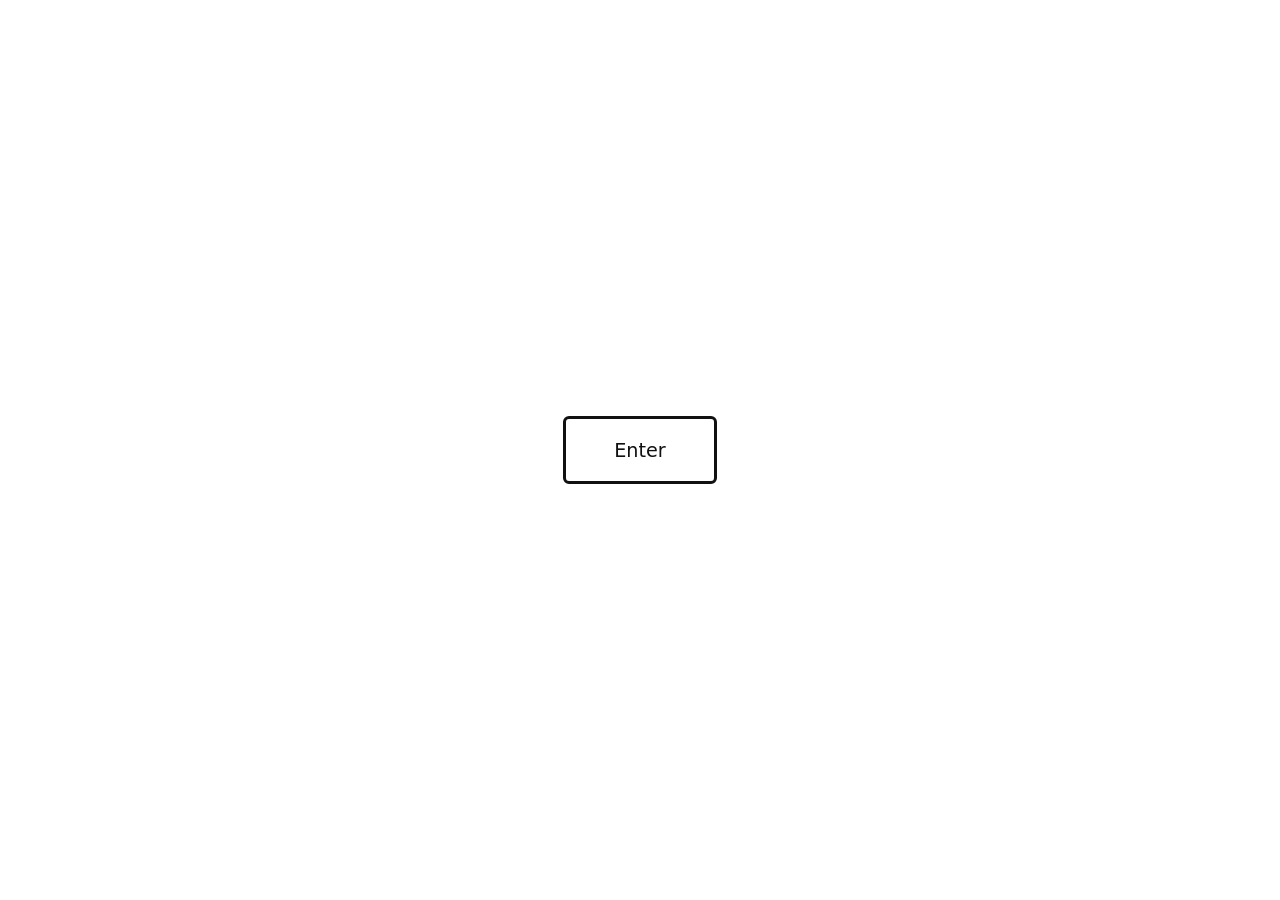
<file: index.html>
<!doctype html>
<html lang="en">
<head>
<meta charset="utf-8">
<meta name="viewport" content="width=device-width, initial-scale=1">
<title></title>
<style>
  html, body {
    margin: 0;
    padding: 0;
    height: 100%;
    background: #ffffff;
  }
  body {
    display: flex;
    align-items: center;
    justify-content: center;
  }
  a.enter {
    display: inline-block;
    padding: 1em 2.5em;
    font-family: -apple-system, system-ui, sans-serif;
    font-size: 1.2rem;
    color: #111111;
    text-decoration: none;
    border: 3px solid #111111;
    border-radius: 6px;
    background: #ffffff;
  }
  a.enter:active {
    background: #eeeeee;
  }
</style>
</head>
<body>
  <a class="enter" href="app/">Enter</a>
</body>
</html>
</file>
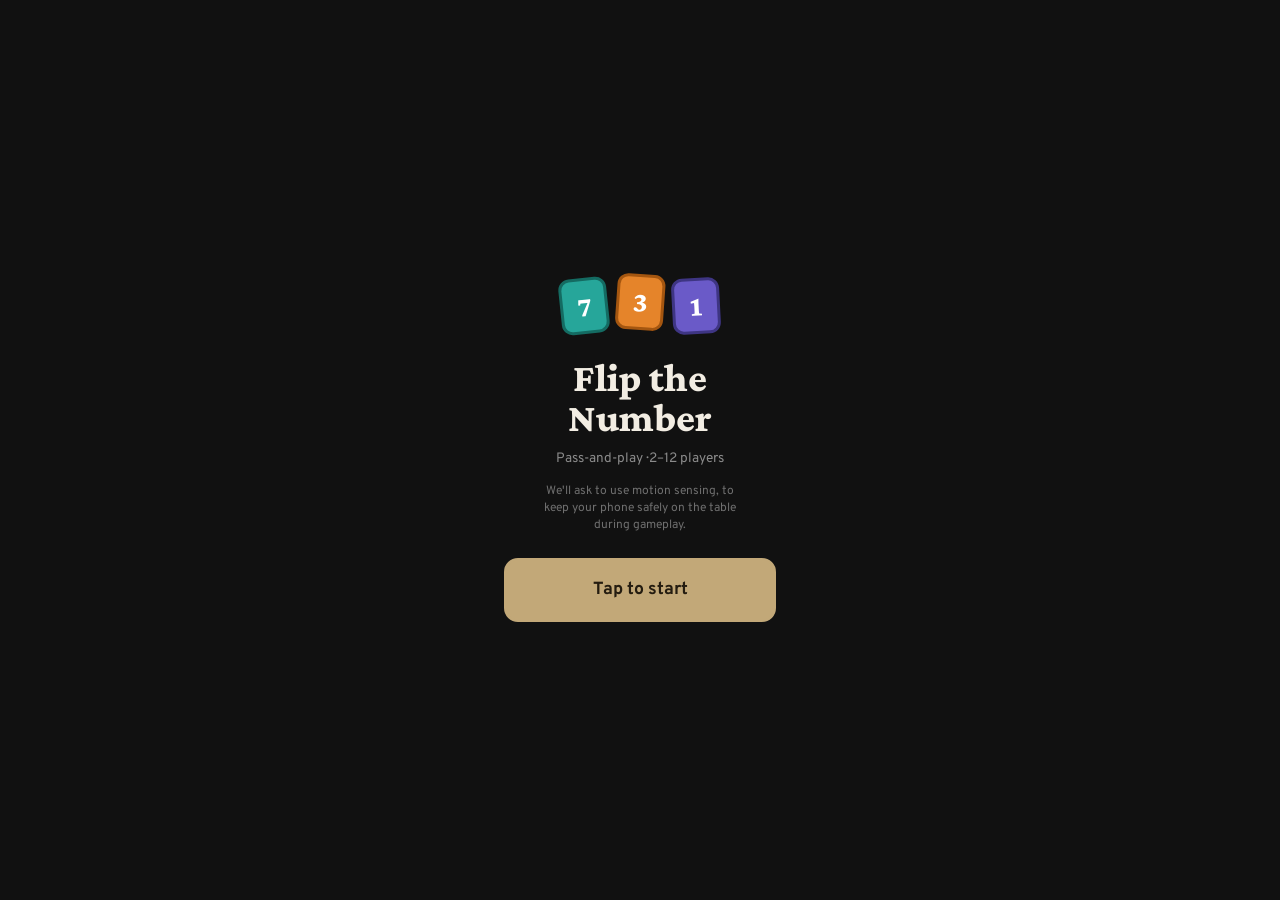
<file: app/index.html>
<!doctype html>
<html lang="en">
<head>
<meta charset="utf-8">
<meta name="viewport" content="width=device-width, initial-scale=1">
<title>Flip the Number — prototype</title>
<!-- M14 brand pass: Crimson Pro (display - titles + tile numerals) +
     Overpass (UI/body), via network link - the §3.1 offline-purity caveat
     is knowingly accepted (first load needs network; the fallback stacks
     in style.css's --font-display/--font-ui apply if the request fails or
     is blocked). Every weight either font is used at anywhere in the app
     must be requested here. Supersedes Vollkorn. -->
<link rel="preconnect" href="https://fonts.googleapis.com">
<link rel="preconnect" href="https://fonts.gstatic.com" crossorigin>
<link href="https://fonts.googleapis.com/css2?family=Crimson+Pro:wght@600;700;800&family=Overpass:wght@400;600;700&display=swap" rel="stylesheet">
<link rel="stylesheet" href="style.css">

<!-- Home-screen install, adapted from Spudling's M6.3 pattern (no service
     worker here - CLAUDE.md bars one; this is manifest + icon links only).
     Paths are relative (no leading slash) since the app is served from a
     subpath (/flip/app/), not a domain root - an absolute "/icon-512.png"
     would resolve to the repo root and 404. -->
<link rel="manifest" href="manifest.webmanifest">
<link rel="icon" href="assets/icon-512.png">
<meta name="theme-color" content="#111111">

<!-- iOS's "Add to Home Screen" predates full Web App Manifest support and
     has never fully honoured manifest.json for standalone launch or the
     icon - these Apple-specific tags are what actually drive it there.
     Kept alongside the manifest, not instead of it. -->
<link rel="apple-touch-icon" href="assets/apple-touch-icon.png">
<meta name="apple-mobile-web-app-capable" content="yes">
<meta name="apple-mobile-web-app-status-bar-style" content="black-translucent">
<meta name="apple-mobile-web-app-title" content="Flip the Number">
</head>
<body>

  <!-- M15 brand pass (GameScreens_Redesign Frame 1): brandmark + title +
       tagline, sand "Tap to start". The mockup also shows a "Continue -
       X's turn (lap N)" resume line, but there's no code path that
       re-shows Launch once a game has started (and CLAUDE.md bars
       persisting an in-progress game across a reload) - left out as not
       applicable, see DECISIONS.md. -->
  <section id="screen-launch" class="screen full-bleed">
    <div class="launch-center">
      <div class="launch-brandmark">
        <span class="launch-tile" style="background:#26A69A; border-color:#146B62; transform:rotate(-6deg);">7</span>
        <span class="launch-tile" style="background:#E5842A; border-color:#A45610; transform:rotate(4deg) translateY(-4px);">3</span>
        <span class="launch-tile" style="background:#6A5AC8; border-color:#3E3583; transform:rotate(-3deg);">1</span>
      </div>
      <h1 class="launch-title">Flip the<br>Number</h1>
      <div class="launch-tagline" data-i18n="launch.tagline">Pass-and-play · 2–12 players</div>
      <!-- M23: the permission prompt itself is unchanged (still requested
           from the New Game menu's own motion-gated flow, see
           beginMotionListening/screens.launch's click handler) - this is
           only a heads-up so it doesn't arrive unexplained. -->
      <div class="launch-permission-hint" data-i18n="launch.permission">We'll ask to use motion sensing, for flipping tiles by tilting your phone.</div>
      <button type="button" id="launch-hint" class="primary" data-i18n="launch.cta">Tap to start</button>
    </div>
  </section>

  <!-- M12: tabbed settings/menu redesign, structural pass only - final skin
       (colours, fonts, real icon art) lands with M13's brand drop. Tab
       content below is a straight reorganisation of M1-M9's existing
       controls into 2a/3a/3b/3c's structure; no setting, default, or
       mid-game-mutability tier changes anywhere in this section.
       M23: #screen-setup is now a fixed-header/scrolling-middle/fixed-
       footer flex column (.setup-screen, style.css) - title/banner/tabbar
       stay put, #setup-scroll (wrapping the four tab panels below) is the
       only part that scrolls, #setup-footer (Timer/Boosts + Start Game)
       stays pinned at the bottom on every tab. -->
  <section id="screen-setup" class="screen setup-screen" hidden>
    <!-- M15 brand pass: a real page title (there wasn't one before) -
         "New Game" pre-match, "Settings" once a match is live, per
         GameScreens_Redesign's Frames 4-7 - see renderSetup in app.js. -->
    <div id="setup-title" class="setup-title"></div>
    <div id="setup-subtitle" class="setup-subtitle"></div>
    <div id="setup-midgame-banner" class="menu-banner" hidden data-i18n="settings.midgamebanner">Match in progress — rule changes apply at the next lap</div>

    <!-- M15 brand pass: icons swapped to match GameScreens_Redesign's tab
         set (two-person/ruler/phone/wrench). -->
    <div id="setup-tabbar" class="tab-bar">
      <button type="button" class="tab-btn" data-tab="players">
        <svg viewBox="0 0 24 24" aria-hidden="true"><path d="M17 21v-2a4 4 0 0 0-4-4H5a4 4 0 0 0-4 4v2"></path><circle cx="9" cy="7" r="4"></circle><path d="M23 21v-2a4 4 0 0 0-3-3.87"></path><path d="M16 3.13a4 4 0 0 1 0 7.75"></path></svg>
        <span data-i18n="settings.tab.players">Players</span>
      </button>
      <button type="button" class="tab-btn" data-tab="rules">
        <svg viewBox="0 0 24 24" aria-hidden="true"><line x1="4" y1="21" x2="4" y2="14"></line><line x1="4" y1="10" x2="4" y2="3"></line><line x1="12" y1="21" x2="12" y2="12"></line><line x1="12" y1="8" x2="12" y2="3"></line><line x1="20" y1="21" x2="20" y2="16"></line><line x1="20" y1="12" x2="20" y2="3"></line><line x1="1" y1="14" x2="7" y2="14"></line><line x1="9" y1="8" x2="15" y2="8"></line><line x1="17" y1="16" x2="23" y2="16"></line></svg>
        <span data-i18n="settings.tab.rules">Rules</span>
      </button>
      <button type="button" class="tab-btn" data-tab="app">
        <svg viewBox="0 0 24 24" aria-hidden="true"><rect x="5" y="2" width="14" height="20" rx="2.5"></rect><line x1="9" y1="18" x2="15" y2="18"></line></svg>
        <span data-i18n="settings.tab.app">App</span>
      </button>
      <!-- M22/D-65: hidden entirely (not just disabled) when
           CONFIG.showDevTab is false - see renderSetupTabs in app.js. The
           tab bar's flex layout (.tab-btn { flex: 1 }) already reflows to
           however many siblings are actually visible, no extra CSS. -->
      <button type="button" id="setup-tab-btn-dev" class="tab-btn" data-tab="dev">
        <svg viewBox="0 0 24 24" aria-hidden="true"><path d="M14.7 6.3a4 4 0 0 0-5.4 5.4L3 18l3 3 6.3-6.3a4 4 0 0 0 5.4-5.4l-2.1 2.1-2.8-2.8 2.1-2.1z"></path></svg>
        Dev
      </button>
    </div>

    <div id="setup-scroll">

    <!-- 3a Players -->
    <div id="setup-tab-players" class="setup-tab" hidden>
      <!-- GH #9: every menu section now gets a label-plus-line divider
           (.section-divider), not just a plain heading - see style.css's
           own comment on the unified component for the spacing rule. -->
      <div class="section-divider"><span class="section-divider-label" id="roster-count-label" data-i18n="settings.players.roster">Roster</span></div>
      <ul id="roster-list"></ul>

      <div class="section-divider"><span class="section-divider-label" data-i18n="settings.players.addplayer">Add player</span></div>
      <form id="add-player-form" class="add-player-row">
        <input id="player-name-input" type="text" placeholder="Name…" maxlength="20" autocomplete="off" data-i18n-placeholder="settings.players.nameplaceholder">
        <button type="submit" class="add-player-btn">
          <svg viewBox="0 0 24 24" aria-hidden="true"><line x1="12" y1="5" x2="12" y2="19"></line><line x1="5" y1="12" x2="19" y2="12"></line></svg>
          <span data-i18n="settings.players.add">Add</span>
        </button>
      </form>
      <div class="section-divider"><span class="section-divider-label" data-i18n="settings.players.colourlabel">Colour · taken hues are dimmed</span></div>
      <div id="color-swatches"></div>
      <div class="setting-note blocked-note" id="roster-note" hidden data-i18n="settings.players.note">Applies next game - end this game to add or remove players</div>
    </div>

    <!-- 2a Rules -->
    <div id="setup-tab-rules" class="setup-tab" hidden>
      <!-- Follow-up (GH #9): the inline "next game"/"next lap" chips (D-30's
           tiering) are now .section-divider headings - same two keys, just
           moved from a badge next to the row's own label to a label-plus-
           line divider above it. One row per section for now; if Rules
           ever gains a second next-game or next-lap control, it joins the
           same section under one label. -->
      <div class="section-divider"><span class="section-divider-label" data-i18n="settings.chip.nextgame">next game</span></div>
      <div class="setting-row">
        <span data-i18n="settings.rules.racksize">Rack size</span>
        <div class="toggle-group" id="rack-size-toggle">
          <button type="button" class="toggle-btn" data-rack-size="9">9</button>
          <button type="button" class="toggle-btn" data-rack-size="12">12</button>
        </div>
      </div>

      <div class="section-divider"><span class="section-divider-label" data-i18n="settings.chip.nextlap">next lap</span></div>
      <div class="setting-row">
        <span data-i18n="settings.rules.placement">Placement</span>
        <div class="select-wrap">
          <select id="placement-mode" class="setting-select">
            <option value="winner-only" data-i18n="settings.rules.placement.winneronly">Winner only</option>
            <option value="top-two" data-i18n="settings.rules.placement.toptwo">Top two</option>
            <option value="all-places" data-i18n="settings.rules.placement.allplaces">All places</option>
          </select>
          <svg class="select-chevron" viewBox="0 0 24 24" fill="none" stroke="currentColor" stroke-width="2" stroke-linecap="round" stroke-linejoin="round" aria-hidden="true"><polyline points="6 9 12 15 18 9"></polyline></svg>
        </div>
      </div>

    </div>

    <!-- 3b App -->
    <div id="setup-tab-app" class="setup-tab" hidden>
      <!-- GH #9: three .section-divider groups - Navigation (Motion + Tap
           to proceed), Language, Design (Theme + Tile skin). Each divider
           is a label followed by a line filling the rest of that row's
           width (style.css's .section-divider), not just a plain heading -
           see that rule's own comment for the spacing convention. -->
      <div class="section-divider"><span class="section-divider-label" data-i18n="settings.app.navigation">Navigation</span></div>
      <div class="setting-row">
        <span data-i18n="settings.app.motion">Motion</span>
        <label class="switch"><input type="checkbox" id="motion-toggle"><span class="switch-track"></span></label>
      </div>
      <div class="setting-row">
        <span data-i18n="settings.app.taptoproceed">Tap to proceed</span>
        <label class="switch"><input type="checkbox" id="tap-toggle"><span class="switch-track"></span></label>
      </div>
      <div class="menu-banner" data-i18n="settings.app.motiontapnotice">Turning both off isn't allowed.</div>

      <!-- M24 follow-up: Language moved from a list-of-cards picker (5
           options didn't fit comfortably as cards) to a single-row dropdown,
           same idiom as Placement above - options are built by JS
           (renderLanguagePicker in app.js), not static HTML, so flag emoji
           are placeholders (schema: "Dominik picks the flags") swappable in
           one place. Stage A ships lang/en.json only - selecting any other
           language degrades gracefully to English per-key (see i18n.js),
           not a build requirement to finish translating first. Follow-up:
           widened to fill the row and restyled to match .toggle-btn (see
           .setting-select in style.css) - the wrapping .select-wrap + its
           own chevron <svg> exist because native select chrome can't be
           reliably restyled without appearance:none, which also strips the
           native arrow; the chevron here is the same inline-SVG,
           stroke="currentColor" idiom every other icon in this file uses,
           not a new pattern. GH #9: the row's own "Language" label is gone
           - the section-divider heading above says the same thing, so the
           dropdown is now this section's only row content (same pattern as
           Players' Roster/Add player/Colour sections). -->
      <div class="section-divider"><span class="section-divider-label" data-i18n="settings.app.language">Language</span></div>
      <div class="setting-row">
        <div class="select-wrap">
          <select id="language-picker" class="setting-select"></select>
          <svg class="select-chevron" viewBox="0 0 24 24" fill="none" stroke="currentColor" stroke-width="2" stroke-linecap="round" stroke-linejoin="round" aria-hidden="true"><polyline points="6 9 12 15 18 9"></polyline></svg>
        </div>
      </div>

      <div class="section-divider"><span class="section-divider-label" data-i18n="settings.app.design">Design</span></div>
      <div class="setting-row">
        <span data-i18n="settings.app.theme">Theme</span>
        <div class="toggle-group" id="theme-toggle-group">
          <button type="button" class="toggle-btn" data-theme="dark" data-i18n="settings.app.theme.dark">Dark</button>
          <button type="button" class="toggle-btn" data-theme="light" data-i18n="settings.app.theme.light">Light</button>
        </div>
      </div>

      <!-- M14 brand pass: a skin is a tile palette only, independent of
           theme and of player identity colour - see DECISIONS.md. -->
      <div class="setting-row">
        <span data-i18n="settings.app.tileskin">Tile skin</span>
        <span class="setting-note-inline" data-i18n="settings.app.tileskin.count">2 skins</span>
      </div>
      <div class="skin-picker" id="skin-toggle-group">
        <button type="button" class="skin-card" data-skin="colorful">
          <span class="skin-card-swatches">
            <span style="background:#D34D4D"></span><span style="background:#E5842A"></span><span style="background:#E4BE2F"></span><span style="background:#7E9E38"></span>
            <span style="background:#26A69A"></span><span style="background:#3D7BC0"></span><span style="background:#6A5AC8"></span><span style="background:#B45699"></span>
          </span>
          <span class="skin-card-label">
            <span class="skin-card-check">
              <svg viewBox="0 0 24 24" aria-hidden="true"><polyline points="20 6 9 17 4 12"></polyline></svg>
            </span>
            <span data-i18n="settings.app.tileskin.colorful">Colorful</span>
          </span>
        </button>
        <button type="button" class="skin-card" data-skin="mono">
          <span class="skin-card-swatches">
            <span style="background:#dcdcdc"></span><span style="background:#b9b9b9"></span><span style="background:#969696"></span><span style="background:#767676"></span>
            <span style="background:#5c5c5c"></span><span style="background:#484848"></span><span style="background:#383838"></span><span style="background:#2a2a2a"></span>
          </span>
          <span class="skin-card-label">
            <span class="skin-card-check">
              <svg viewBox="0 0 24 24" aria-hidden="true"><polyline points="20 6 9 17 4 12"></polyline></svg>
            </span>
            <span data-i18n="settings.app.tileskin.mono">Mono</span>
          </span>
        </button>
      </div>
      <!-- GH #7: same dashed info-box treatment as "Turning both off isn't
           allowed" above - was plain .setting-note text. -->
      <div class="menu-banner" data-i18n="settings.app.tileskin.mononote">Mono derives a 12-step ramp on each player's hue — whose turn it is reads at a glance at all times.</div>
    </div>

    <!-- 3c Dev -->
    <div id="setup-tab-dev" class="setup-tab" hidden>
      <div class="menu-banner dev-banner"><span class="dev-badge">Dev build only</span> Developer tools — not part of normal play</div>

      <!-- M22/D-65: moved from Rules - production always runs Overpay A
           (see CONFIG.showDevTab in app.js, which forces this whenever
           the Dev tab itself is hidden, same as Test dice #). -->
      <div class="setting-row">
        <span>Overpay <span class="chip">next lap</span></span>
        <div class="toggle-group" id="overpay-toggle">
          <button type="button" class="toggle-btn" data-overpay="A">A</button>
          <button type="button" class="toggle-btn" data-overpay="D">D</button>
        </div>
      </div>

      <div class="setting-row">
        <span>Test dice #</span>
        <label class="switch"><input type="checkbox" id="dev-dice-test-enabled"><span class="switch-track"></span></label>
      </div>
      <div class="setting-row" id="dev-dice-choice-row" hidden>
        <span>Dice choice</span>
        <div class="toggle-group" id="dev-dice-choice-toggle">
          <button type="button" class="toggle-btn" data-dice-choice="1">1</button>
          <button type="button" class="toggle-btn" data-dice-choice="2">2</button>
          <button type="button" class="toggle-btn" data-dice-choice="ask">?</button>
        </div>
      </div>
      <div class="setting-note">Off = always one die, no prompt (production default). On: "?" shows the normal per-turn 1/2 choice (§3.3) for exercising both paths by hand; 1 or 2 hard-forces that count, no prompt. Switch back to 1 (or untick) at any time - the last-tile-is-1 safety rule always wins regardless.</div>

      <!-- M16: live-tunable dice-roll animation duration (config.js's own
           comment already calls this "purely cosmetic... tune by feel",
           not a measured threshold like the motion values) - takes effect
           on the very next roll, nothing to "Set" or persist. -->
      <div class="setting-row">
        <span>Dice roll animation</span>
        <div class="dev-anim-input-row">
          <input type="number" id="dev-dice-anim-input" min="0" step="50">
          <span class="setting-note-inline">ms</span>
        </div>
      </div>
      <div class="setting-note">Purely cosmetic wobble/flash duration before the dice settle on the real (already-decided) result - applies to the very next roll.</div>

      <!-- D-72: live-tunable avatar tap-and-hold duration (M20) - kids are
           having real difficulty triggering it at the shipped 500ms. Try
           300-350ms with real small fingers; two-sided bound once measured
           (short enough to trigger, long enough an ordinary tap doesn't
           open the grid by accident) - see config.js's own comment. -->
      <div class="setting-row">
        <span>Avatar long-press</span>
        <div class="dev-anim-input-row">
          <input type="number" id="dev-avatar-hold-input" min="0" step="50">
          <span class="setting-note-inline">ms</span>
        </div>
      </div>
      <div class="setting-note">Hold duration before tap-and-hold on an avatar opens the picker grid - applies to the very next press.</div>

      <!-- M26/D-74: live-tunable confetti - four spawn points (avatar,
           two random in-view points, and one off the top edge), each with
           its own particle count + start delay, plus a shared speed range.
           No "Set" button, same pattern as the two inputs above - takes
           effect on the very next win/timeout screen. -->
      <div class="setting-row">
        <span>Confetti - avatar</span>
        <div class="dev-anim-input-row">
          <input type="number" id="dev-confetti-avatar-count-input" min="0" step="2">
          <span class="setting-note-inline">×</span>
          <input type="number" id="dev-confetti-avatar-delay-input" min="0" step="20">
          <span class="setting-note-inline">ms</span>
        </div>
      </div>
      <div class="setting-row">
        <span>Confetti - random 1</span>
        <div class="dev-anim-input-row">
          <input type="number" id="dev-confetti-random1-count-input" min="0" step="2">
          <span class="setting-note-inline">×</span>
          <input type="number" id="dev-confetti-random1-delay-input" min="0" step="20">
          <span class="setting-note-inline">ms</span>
        </div>
      </div>
      <div class="setting-row">
        <span>Confetti - random 2</span>
        <div class="dev-anim-input-row">
          <input type="number" id="dev-confetti-random2-count-input" min="0" step="2">
          <span class="setting-note-inline">×</span>
          <input type="number" id="dev-confetti-random2-delay-input" min="0" step="20">
          <span class="setting-note-inline">ms</span>
        </div>
      </div>
      <div class="setting-row">
        <span>Confetti - top</span>
        <div class="dev-anim-input-row">
          <input type="number" id="dev-confetti-top-count-input" min="0" step="2">
          <span class="setting-note-inline">×</span>
          <input type="number" id="dev-confetti-top-delay-input" min="0" step="20">
          <span class="setting-note-inline">ms</span>
        </div>
      </div>
      <div class="setting-note">Each spawn point's own particle count × start delay (ms after the screen shows). Avatar bursts from the winner's own avatar/name; random 1/2 pick a fresh in-view point each time; top falls from off the top edge. Defaults fire the three bursts in quick succession, with top landing last.</div>
      <div class="setting-row">
        <span>Confetti - top scatter</span>
        <div class="dev-anim-input-row">
          <input type="number" id="dev-confetti-top-scatter-min-input" min="0" step="5">
          <span class="setting-note-inline">–</span>
          <input type="number" id="dev-confetti-top-scatter-max-input" min="0" step="5">
          <span class="setting-note-inline">ms</span>
        </div>
      </div>
      <div class="setting-note">Extra random delay range added per top particle, on top of its start delay above - without it every top piece falls in lockstep as a single block; this peels them apart so they land scattered down the screen instead.</div>
      <div class="setting-row">
        <span>Confetti speed</span>
        <div class="dev-anim-input-row">
          <input type="number" id="dev-confetti-speed-min-input" min="1" step="20">
          <span class="setting-note-inline">–</span>
          <input type="number" id="dev-confetti-speed-max-input" min="1" step="20">
          <span class="setting-note-inline">px/s</span>
        </div>
      </div>
      <div class="setting-note">Per-particle speed range, shared by every spawn point - each piece picks its own random speed from it, so a slow min and a fast max gives a more varied flutter.</div>
    </div>
    </div><!-- /#setup-scroll -->

    <!-- M23/D-67: the one shared footer, outside #setup-scroll so it's
         fixed and identical on every tab - Timer/Boosts (the match's
         optional modes, now their only home anywhere - see Rules/Dev
         tabs above) above the existing Start Game/mid-game action
         buttons, unchanged and reused as-is (see renderPrimaryAction).
         Follow-up revision: the footer's height is now dynamic (genuinely
         shown/hidden via the `hidden` attribute, not reserved space) -
         safe to do because the picker sits ABOVE the toggle row, which is
         itself always the same height directly above Start Game. The
         footer is bottom-anchored (#setup-scroll takes the remaining
         flex:1 space above it), so growing/shrinking the footer only
         moves its own top edge into/out of the scroll area - Start Game
         and the toggle row never move.
         GH #7: Boosts/Timer are no longer their own full-width row above
         Start Game - they flank it in one row (.setup-action-row), sized
         like compact square buttons either side of the wide primary
         action, per the issue's mocks. Mid-game swaps in #back-to-game
         for #start-game in the exact same slot (same row, same flanking
         toggles) - #restart-match/#end-game stay as their own stacked
         buttons below, unchanged (the mocks only show the pre-game
         state). -->
    <div id="setup-footer">
      <!-- Right-aligned so it sits directly above the Timer button below
           it (Timer is the right-hand button) - reads as a flyout from
           that specific button, no separate label needed since "Timer" +
           the clock icon right below it already say what this controls. -->
      <div id="footer-timer-picker" class="setup-timer-picker" hidden aria-label="Countdown length">
        <div class="stepper">
          <button type="button" id="footer-timer-minus" class="stepper-btn">−</button>
          <span id="footer-timer-value" class="stepper-value">60</span>
          <button type="button" id="footer-timer-plus" class="stepper-btn">+</button>
        </div>
      </div>
      <div class="setup-action-row">
        <button type="button" id="mode-toggle-boosts" class="mode-toggle-btn">
          <svg viewBox="0 0 24 24" fill="none" stroke="currentColor" stroke-width="2" stroke-linecap="round" stroke-linejoin="round"><polygon points="13 2 3 14 12 14 11 22 21 10 12 10 13 2"></polygon></svg>
          <span data-i18n="settings.mode.boosts">Boosts</span>
        </button>
        <button id="start-game" class="primary" disabled data-i18n="settings.start">Start game</button>
        <button id="back-to-game" class="primary" hidden data-i18n="settings.backtogame">Back to game</button>
        <button type="button" id="mode-toggle-timer" class="mode-toggle-btn">
          <svg viewBox="0 0 24 24" fill="none" stroke="currentColor" stroke-width="1.9" stroke-linecap="round" stroke-linejoin="round"><circle cx="12" cy="13" r="8"></circle><path d="M12 9v4l2.5 2.5"></path><path d="M9 2h6"></path></svg>
          <span data-i18n="settings.mode.timer">Timer</span>
        </button>
      </div>
      <button id="restart-match" class="secondary" hidden data-i18n="settings.restartmatch">Restart match</button>
      <button id="end-game" class="secondary" hidden data-i18n="settings.endgame">End game</button>
    </div>
  </section>

  <!-- M17: reverted back to a full-bleed player-colour background (see
       showTurnCardFor in app.js) - supersedes M15's move to a themed
       dark/light surface; see DECISIONS.md. Because the background is now
       an arbitrary saturated player colour rather than a dark/light theme
       surface, every piece of turncard chrome is fixed white/translucent
       instead of theme-token-driven - scoped entirely via #screen-turncard
       overriding the relevant custom properties (--fg/--text-dim/
       --text-soft/--border/--bg-subtle/--player-accent) once, in style.css,
       rather than re-declaring color on every element - see that rule's
       own comment. Player names (h1) have no class here since they're
       targeted directly by id instead (#turncard-name/#turncard-mini-name
       in style.css) - they're the one exception to "everything fixed
       white", reading the per-turn dark player-colour partner instead
       (see showTurnCardFor in app.js). M16's structural mirroring of
       #screen-play's header/chrome-row
       (mini avatar+name left / timer right / settings alone below) is
       kept - only the colour treatment changed. -->
  <section id="screen-turncard" class="screen turncard-screen" hidden>
    <div class="play-header">
      <div class="identity-row">
        <span class="avatar-btn" aria-hidden="true"><img id="turncard-mini-avatar-img" alt=""></span>
        <h1 id="turncard-mini-name"></h1>
      </div>
      <div id="turncard-timer" class="turncard-timer" hidden></div>
    </div>
    <div class="play-chrome-row">
      <button type="button" id="settings-from-turncard" class="settings-icon-btn" aria-label="Settings">
        <svg viewBox="0 0 24 24" fill="none" stroke="currentColor" stroke-width="2" stroke-linecap="round" stroke-linejoin="round"><circle cx="12" cy="12" r="3"></circle><path d="M19.4 15a1.65 1.65 0 0 0 .33 1.82l.06.06a2 2 0 1 1-2.83 2.83l-.06-.06a1.65 1.65 0 0 0-1.82-.33 1.65 1.65 0 0 0-1 1.51V21a2 2 0 0 1-4 0v-.09A1.65 1.65 0 0 0 9 19.4a1.65 1.65 0 0 0-1.82.33l-.06.06a2 2 0 1 1-2.83-2.83l.06-.06a1.65 1.65 0 0 0 .33-1.82 1.65 1.65 0 0 0-1.51-1H3a2 2 0 0 1 0-4h.09A1.65 1.65 0 0 0 4.6 9a1.65 1.65 0 0 0-.33-1.82l-.06-.06a2 2 0 1 1 2.83-2.83l.06.06a1.65 1.65 0 0 0 1.82.33H9a1.65 1.65 0 0 0 1-1.51V3a2 2 0 0 1 4 0v.09a1.65 1.65 0 0 0 1 1.51 1.65 1.65 0 0 0 1.82-.33l.06-.06a2 2 0 1 1 2.83 2.83l-.06.06a1.65 1.65 0 0 0-.33 1.82V9a1.65 1.65 0 0 0 1.51 1H21a2 2 0 0 1 0 4h-.09a1.65 1.65 0 0 0-1.51 1z"></path></svg>
      </button>
    </div>
    <!-- M25/D-73: endgame escalation announcements ("boosts can now finish
         the match" / "the match is now on the clock") - set/shown by
         showTurnCardFor in app.js, read once from game.endPhase.announce
         then cleared, so it appears for exactly one turn card. Same amber
         live-status tone as #setup-midgame-banner, not .menu-banner's
         plain dashed box, since this is telling the player something right
         now, not ambient copy. -->
    <div id="turncard-endphase-banner" class="menu-banner" hidden></div>
    <div class="turncard-center">
      <button type="button" id="turncard-avatar-btn" class="turncard-avatar-btn" title="Tap to change · hold to choose" data-i18n-title="avatar.hint">
        <img id="turncard-avatar-img" alt="">
      </button>
      <div class="avatar-hint avatar-hint-turncard" data-i18n="avatar.hint" hidden>Tap to change · hold to choose</div>
      <div id="turncard-name"></div>
      <div id="turncard-seat-label" class="turncard-seat-label"></div>
      <div class="turncard-flat-hint" id="turncard-flat-hint">
        <svg viewBox="0 0 24 24" fill="none" stroke="currentColor" stroke-width="1.8" stroke-linecap="round" stroke-linejoin="round"><rect x="3" y="7" width="18" height="10" rx="2.4" transform="rotate(-6 12 12)"></rect><circle cx="12" cy="12" r="1"></circle></svg>
        <div id="turncard-instruction" data-i18n="turncard.instruction">Lay the phone flat to start your turn</div>
      </div>
    </div>
    <!-- Real, existing tap-to-proceed path (settings.tapToProceed, D-29) -
         not a "dev-only" affordance; shown/hidden per that live setting
         rather than a build flag, since it's a genuine accessibility
         option a real user can toggle in Settings > App. Its de-emphasised
         pill styling matches the mockup's intent (motion is the primary
         path) without mislabelling a real feature as developer-only. -->
    <div id="turncard-hint" class="turncard-tap-hint" data-i18n="turncard.tap">Tap anywhere but the avatar to continue</div>
  </section>

  <section id="screen-play" class="screen" hidden>
    <!-- M14 brand pass: identity is now the topmost row (was preceded by a
         settings/toast strip); chrome (settings + boost chips + toast)
         moved into one row directly below it - see PlayScreen_Redesign.dc.html
         zones 1/2. -->
    <div class="play-header">
      <div id="play-identity">
        <button type="button" id="play-avatar-btn" class="avatar-btn" title="Tap to change · hold to choose" data-i18n-title="avatar.hint">
          <img id="play-avatar-img" alt="">
        </button>
        <h1 id="play-player-name" class="play-accent-text"></h1>
      </div>
      <div id="play-timer" class="play-accent-text" hidden></div>
    </div>
    <!-- M20 (D-63): a permanent, fixed-height signpost for both avatar
         gestures - deliberately not a hidden gesture. -->
    <div class="avatar-hint avatar-hint-play" data-i18n="avatar.hint" hidden>Tap to change · hold to choose</div>

    <!-- Settings (icon-only cog now, was a text button) - two permanent
         boost chips (icon + count, always present, dimmed at 0) - a
         name-only toast that shrinks into its counter after a beat. All
         three read the active player's colour (renderPlay/applyTheme). -->
    <div class="play-chrome-row">
      <button type="button" id="settings-from-play" class="settings-icon-btn" aria-label="Settings">
        <svg viewBox="0 0 24 24" fill="none" stroke="currentColor" stroke-width="2" stroke-linecap="round" stroke-linejoin="round"><circle cx="12" cy="12" r="3"></circle><path d="M19.4 15a1.65 1.65 0 0 0 .33 1.82l.06.06a2 2 0 1 1-2.83 2.83l-.06-.06a1.65 1.65 0 0 0-1.82-.33 1.65 1.65 0 0 0-1 1.51V21a2 2 0 0 1-4 0v-.09A1.65 1.65 0 0 0 9 19.4a1.65 1.65 0 0 0-1.82.33l-.06.06a2 2 0 1 1-2.83-2.83l.06-.06a1.65 1.65 0 0 0 .33-1.82 1.65 1.65 0 0 0-1.51-1H3a2 2 0 0 1 0-4h.09A1.65 1.65 0 0 0 4.6 9a1.65 1.65 0 0 0-.33-1.82l-.06-.06a2 2 0 1 1 2.83-2.83l.06.06a1.65 1.65 0 0 0 1.82.33H9a1.65 1.65 0 0 0 1-1.51V3a2 2 0 0 1 4 0v.09a1.65 1.65 0 0 0 1 1.51 1.65 1.65 0 0 0 1.82-.33l.06-.06a2 2 0 1 1 2.83 2.83l-.06.06a1.65 1.65 0 0 0-.33 1.82V9a1.65 1.65 0 0 0 1.51 1H21a2 2 0 0 1 0 4h-.09a1.65 1.65 0 0 0-1.51 1z"></path></svg>
      </button>
      <div id="play-boost-chips" class="play-boost-chips" hidden>
        <span class="boost-chip play-accent-text" id="play-boost-chip-oneForTwo">
          <svg viewBox="0 0 24 24" fill="none" stroke="currentColor" stroke-width="2.3" stroke-linecap="round" stroke-linejoin="round"><rect x="3" y="7" width="9" height="11" rx="2.5" fill="currentColor" stroke="none"></rect><rect x="13.5" y="7" width="7.5" height="11" rx="2.5"></rect></svg>
          <span class="boost-chip-count">0</span>
        </span>
        <span class="boost-chip play-accent-text" id="play-boost-chip-overpay">
          <svg viewBox="0 0 24 24" fill="none" stroke="currentColor" stroke-width="2.6" stroke-linecap="round" stroke-linejoin="round"><polyline points="6 13 12 7 18 13"></polyline><polyline points="6 18 12 12 18 18"></polyline></svg>
          <span class="boost-chip-count">0</span>
        </span>
      </div>
      <div id="play-boost-announcement" class="boost-toast play-accent-text"></div>
    </div>

    <div id="play-rack"></div>

    <!-- Issue #5: Selected: X/X sits directly above the dice, and (like
         every other non-grid element) always reserves its line height via
         CSS min-height + visibility toggling rather than being added/
         removed from layout - see renderPlaySelectionSum. -->
    <div id="play-selection-sum"></div>

    <div id="play-dice-area"></div>

    <!-- Issue #5: boost-offer buttons merged into the single shared
         .action-row below (renderPlayButtons manages all six buttons'
         hidden state) instead of a separate wrapper div, so the row's own
         reserved height never changes based on which state is showing.
         M18: #play-boost-change takes #play-roll's slot (Roll is hidden
         instead) once a boost has been spent and more than one held type
         would still resolve this stall - Confirm's own hidden/disabled
         logic is untouched, it just keeps reading the currently-selected
         boost type same as before.
         GH #8: both buttons' text is fully JS-driven now (renderPlayButtons
         sets it every time either becomes visible) - "Use Boost"/"Change
         Boost" are gone, replaced by the specific type tapping the button
         applies ("Use Overpay"/"Use 1-for-2"). The text below is never
         actually seen, just a reasonable placeholder for anyone reading
         source. -->
    <div class="action-row">
      <button id="play-boost-spend" class="primary">Use 1-for-2</button>
      <button id="play-boost-decline" class="secondary" data-i18n="boost.decline">Stay stalled</button>
      <button id="play-boost-change" class="primary">Use Overpay</button>
      <button id="play-roll" class="primary" data-i18n="play.roll">Roll</button>
      <button id="play-confirm" class="primary" data-i18n="play.confirm">Confirm</button>
      <button id="play-pass" class="primary" data-i18n="play.pass">Next player</button>
    </div>

    <!-- Issue #3: a reserved safe area below the buttons for every message-
         style text (the plain stall notice, the whole-rack-block notices,
         and the boost spend-or-stay prompt - see renderPlayMessage/
         renderPlayBoostOffer) - frees the space above the buttons these
         used to occupy, one less variably-sized element pushing the rack
         around. -->
    <div id="play-message-area">
      <div id="play-message" class="play-accent-text"></div>
      <div id="play-boost-offer-text" class="play-accent-text"></div>
    </div>
  </section>

  <!-- M15 brand pass (GameScreens_Redesign Frame 9): trophy banner + ranked
       rows. M21/D-64: a real Score column is back (sum of each player's own
       flipped tile values, rendered quiet/secondary - see .results-score) -
       finishers first in shut-order, then anyone who didn't shut ranked by
       Score, continuous numbering top to bottom. Every row (including the
       winner) shows a Score now; see renderEnd/buildRanking in app.js.
       This is ALWAYS "case 1" (a real win reached before any clock could
       matter - see timeoutGame's own gating) - #screen-timeout below covers
       the two timer-interrupted cases. -->
  <section id="screen-end" class="screen screen-banner" hidden>
    <div class="banner-center">
      <div class="results-kicker" data-i18n="result.title">Final scores</div>
      <div class="results-winner">
        <span class="results-winner-avatar"><img id="results-winner-avatar" alt=""></span>
        <span id="results-winner-name" class="results-winner-name play-accent-text"></span>
      </div>
      <ol id="finish-list" class="results-list"></ol>
    </div>
    <div class="banner-actions">
      <button id="end-rematch" class="primary" data-i18n="result.playagain">Play again</button>
      <button id="end-new-game" class="secondary" data-i18n="result.newgame">New game</button>
    </div>
  </section>

  <!-- Time challenge timeout (M9). M21/D-64 follow-up: covers TWO distinct
       cases, both driven by timeoutGame() in app.js -
       - **Case 2 (a real winner exists - top-two/all-places, clock ran out
         before the next threshold)**: #timeout-winner-banner shows (same
         markup/avatar as #screen-end's podium), #timeout-message is
         hidden (it would be factually wrong - someone DID shut their box).
       - **Case 3 (nobody has shut at all - the common case)**:
         #timeout-winner-banner stays hidden, #timeout-message shows.
       In BOTH cases #timeout-ranking-list shows every player (winner
       included, per case 2) with NO rank numbers at all - the podium
       already covers rank 1 when there is one; nobody is crowned purely
       off an in-progress Score. #timeout-player-chip always names whoever's
       turn was live when the clock hit zero (never the winner - advanceTurn
       always skips finished players) and gets that player's OWN colour
       inline (not the shared --player-accent, which case 2 points at the
       winner instead - see timeoutGame). See DECISIONS.md.
       M15 brand pass (GameScreens_Redesign Frame 3): visual redesign only
       - the mockup's own copy/Dev-tab label describe a per-turn shot clock
       ("the turn passes... Pass to next player"), but the actual mechanic
       is (and stays) a single whole-match countdown that ends the match
       entirely; see DECISIONS.md for the per-turn idea flagged back to the
       design track as a possible future game mode. Copy and buttons here
       reflect the real, unchanged behaviour. -->
  <section id="screen-timeout" class="screen screen-banner" hidden>
    <div class="banner-center">
      <div id="timeout-winner-banner" class="results-winner" hidden>
        <span class="results-winner-avatar"><img id="timeout-winner-avatar" alt=""></span>
        <span id="timeout-winner-name" class="results-winner-name play-accent-text"></span>
      </div>
      <div class="timeout-ring">
        <svg viewBox="0 0 24 24" fill="none" stroke="currentColor" stroke-width="1.9" stroke-linecap="round" stroke-linejoin="round"><circle cx="12" cy="13" r="8"></circle><path d="M12 9v4l2.5 2.5"></path><path d="M9 2h6"></path></svg>
      </div>
      <h1 data-i18n="timeout.title">Time's up!</h1>
      <div id="timeout-player-chip" class="identity-chip">
        <span class="identity-chip-avatar">
          <img id="timeout-player-avatar" alt="">
        </span>
        <span id="timeout-player-phrase"></span>
      </div>
      <p id="timeout-message" data-i18n="timeout.message">No one shut their box before time ran out — here's how everyone did.</p>
      <ol id="timeout-ranking-list" class="results-list"></ol>
    </div>
    <div class="banner-actions">
      <button id="timeout-new-game" class="primary" data-i18n="timeout.newgame">New game</button>
      <button id="timeout-rematch" class="secondary" data-i18n="timeout.rematch">Rematch</button>
    </div>
  </section>

  <!-- M11 (D-51): a single generic confirm dialog, reused for every
       destructive mid-game exit (End match, Restart) rather than a bespoke
       dialog per action. Native <dialog> - no library, no custom modal
       stack to build. M15 brand pass (GameScreens_Redesign Frame 8): a
       warning icon + Crimson Pro title/Overpass description split (was one
       plain paragraph), a ghost "safe default" Cancel, and a red
       (destructive-only, see the colour-role callout) OK whose label is
       now set per call instead of a static "Confirm" - see confirmAction. -->
  <dialog id="confirm-dialog">
    <div class="confirm-dialog-icon">
      <svg viewBox="0 0 24 24" fill="none" stroke="currentColor" stroke-width="2.2" stroke-linecap="round" stroke-linejoin="round"><path d="M10.29 3.86 1.82 18a2 2 0 0 0 1.71 3h16.94a2 2 0 0 0 1.71-3L13.71 3.86a2 2 0 0 0-3.42 0z"></path><line x1="12" y1="9" x2="12" y2="13"></line><line x1="12" y1="17" x2="12.01" y2="17"></line></svg>
    </div>
    <p id="confirm-dialog-title"></p>
    <p id="confirm-dialog-text"></p>
    <div class="action-row">
      <button id="confirm-dialog-cancel" class="secondary" data-i18n="dialog.cancel">Keep playing</button>
      <button id="confirm-dialog-ok" class="primary danger"></button>
    </div>
  </dialog>

  <!-- M20 (D-63): avatar grid picker - same native <dialog> + themed
       ::backdrop idiom as #confirm-dialog above, not a bespoke surface.
       Opened by tap-and-hold on either avatar (see bindAvatarGestures). -->
  <dialog id="avatar-dialog">
    <div class="avatar-dialog-head">
      <p id="avatar-dialog-title" data-i18n="avatar.dialog.title">Choose your avatar</p>
      <button type="button" id="avatar-dialog-close" class="avatar-dialog-close" aria-label="Close">
        <svg viewBox="0 0 24 24" fill="none" stroke="currentColor" stroke-width="2.4" stroke-linecap="round"><line x1="6" y1="6" x2="18" y2="18"></line><line x1="18" y1="6" x2="6" y2="18"></line></svg>
      </button>
    </div>
    <div id="avatar-grid" class="avatar-grid"></div>
  </dialog>

  <script src="theme.js"></script>
  <script src="storage.js"></script>
  <script src="rules.js"></script>
  <script src="config.js"></script>
  <script src="motion.js"></script>
  <script src="i18n.js"></script>
  <script src="app.js"></script>
</body>
</html>
</file>
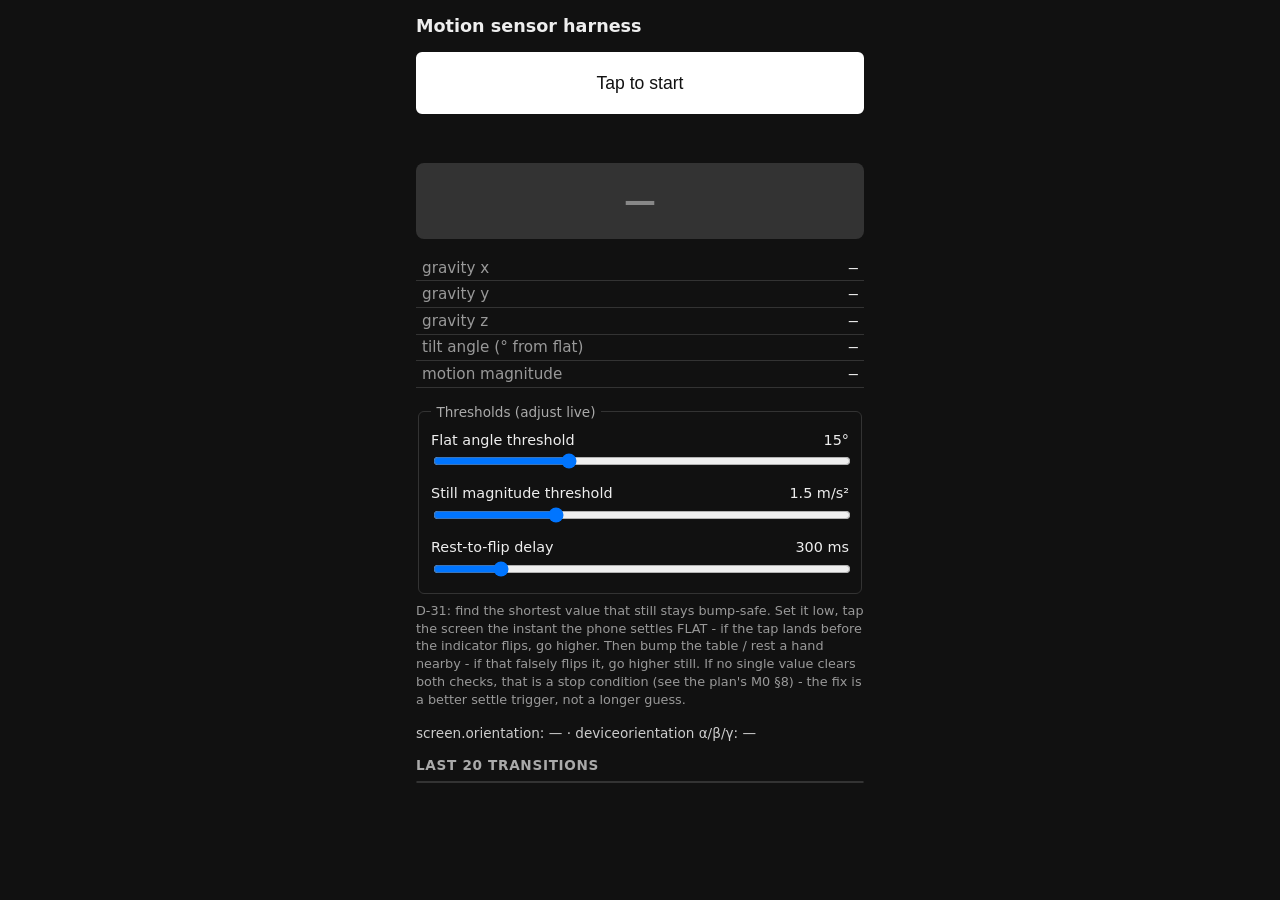
<file: app/harness.html>
<!doctype html>
<html lang="en">
<head>
<meta charset="utf-8">
<meta name="viewport" content="width=device-width, initial-scale=1">
<title>Motion sensor harness</title>
<style>
  * { box-sizing: border-box; }
  html, body {
    margin: 0;
    padding: 0;
    background: #111111;
    color: #eeeeee;
    font-family: -apple-system, system-ui, sans-serif;
  }
  body {
    padding: 1rem;
    max-width: 480px;
    margin: 0 auto;
  }
  h1 {
    font-size: 1.1rem;
    font-weight: 600;
    margin: 0 0 1rem;
  }
  button#start {
    display: block;
    width: 100%;
    padding: 1em;
    font-size: 1.1rem;
    color: #111111;
    background: #ffffff;
    border: 3px solid #ffffff;
    border-radius: 6px;
    margin-bottom: 1rem;
  }
  button#start:active { background: #cccccc; }
  #status {
    font-size: 0.85rem;
    color: #aaaaaa;
    margin-bottom: 1rem;
    min-height: 1.2em;
  }
  #flat-indicator {
    text-align: center;
    font-size: 2rem;
    font-weight: 700;
    padding: 0.6em;
    border-radius: 8px;
    margin-bottom: 1rem;
    background: #333333;
    color: #888888;
  }
  #flat-indicator.flat {
    background: #1c6e2e;
    color: #ffffff;
  }
  #flat-indicator.not-flat {
    background: #7a1c1c;
    color: #ffffff;
  }
  table.readout {
    width: 100%;
    border-collapse: collapse;
    font-variant-numeric: tabular-nums;
    font-size: 0.95rem;
    margin-bottom: 1rem;
  }
  table.readout td {
    padding: 0.25em 0.4em;
    border-bottom: 1px solid #333333;
  }
  table.readout td:first-child {
    color: #999999;
  }
  table.readout td:last-child {
    text-align: right;
    font-family: ui-monospace, monospace;
  }
  fieldset {
    border: 1px solid #333333;
    border-radius: 6px;
    margin-bottom: 1rem;
    padding: 0.75rem;
  }
  legend {
    padding: 0 0.4em;
    font-size: 0.85rem;
    color: #aaaaaa;
  }
  .slider-row {
    margin-bottom: 0.75rem;
  }
  .slider-row:last-child { margin-bottom: 0; }
  .slider-row label {
    display: flex;
    justify-content: space-between;
    font-size: 0.9rem;
    margin-bottom: 0.25em;
  }
  .slider-row input[type="range"] {
    width: 100%;
  }
  #orientation {
    font-size: 0.85rem;
    color: #cccccc;
    margin-bottom: 1rem;
  }
  #rest-to-flip-note {
    font-size: 0.8rem;
    color: #999999;
    margin: -0.5rem 0 1rem;
    line-height: 1.4;
  }
  h2 {
    font-size: 0.85rem;
    font-weight: 600;
    color: #aaaaaa;
    margin: 0 0 0.5rem;
    text-transform: uppercase;
    letter-spacing: 0.05em;
  }
  #log {
    list-style: none;
    margin: 0;
    padding: 0;
    font-size: 0.85rem;
    font-family: ui-monospace, monospace;
    max-height: 40vh;
    overflow-y: auto;
    border: 1px solid #333333;
    border-radius: 6px;
  }
  #log li {
    padding: 0.35em 0.6em;
    border-bottom: 1px solid #222222;
  }
  #log li:last-child { border-bottom: none; }
  #log li.flat { color: #6fce85; }
  #log li.not-flat { color: #e08a8a; }
</style>
</head>
<body>
  <h1>Motion sensor harness</h1>

  <button id="start">Tap to start</button>
  <div id="status"></div>

  <div id="flat-indicator">—</div>

  <table class="readout">
    <tr><td>gravity x</td><td id="gx">—</td></tr>
    <tr><td>gravity y</td><td id="gy">—</td></tr>
    <tr><td>gravity z</td><td id="gz">—</td></tr>
    <tr><td>tilt angle (° from flat)</td><td id="angle">—</td></tr>
    <tr><td>motion magnitude</td><td id="motion">—</td></tr>
  </table>

  <fieldset>
    <legend>Thresholds (adjust live)</legend>
    <div class="slider-row">
      <label><span>Flat angle threshold</span><span id="angle-val">15°</span></label>
      <input type="range" id="angle-threshold" min="1" max="45" step="1" value="15">
    </div>
    <div class="slider-row">
      <label><span>Still magnitude threshold</span><span id="still-val">1.5 m/s²</span></label>
      <input type="range" id="still-threshold" min="0.1" max="5" step="0.1" value="1.5">
    </div>
    <div class="slider-row">
      <label><span>Rest-to-flip delay</span><span id="debounce-val">300 ms</span></label>
      <input type="range" id="debounce-duration" min="0" max="2000" step="50" value="300">
    </div>
  </fieldset>

  <div id="rest-to-flip-note">
    D-31: find the shortest value that still stays bump-safe. Set it low, tap
    the screen the instant the phone settles FLAT - if the tap lands before
    the indicator flips, go higher. Then bump the table / rest a hand nearby
    - if that falsely flips it, go higher still. If no single value clears
    both checks, that is a stop condition (see the plan's M0 §8) - the fix is
    a better settle trigger, not a longer guess.
  </div>

  <div id="orientation">screen.orientation: — · deviceorientation α/β/γ: —</div>

  <h2>Last 20 transitions</h2>
  <ul id="log"></ul>

<script>
(function () {
  'use strict';

  var startBtn = document.getElementById('start');
  var statusEl = document.getElementById('status');
  var indicatorEl = document.getElementById('flat-indicator');
  var gxEl = document.getElementById('gx');
  var gyEl = document.getElementById('gy');
  var gzEl = document.getElementById('gz');
  var angleEl = document.getElementById('angle');
  var motionEl = document.getElementById('motion');
  var orientationEl = document.getElementById('orientation');
  var logEl = document.getElementById('log');

  var angleThresholdInput = document.getElementById('angle-threshold');
  var stillThresholdInput = document.getElementById('still-threshold');
  var debounceInput = document.getElementById('debounce-duration');
  var angleValEl = document.getElementById('angle-val');
  var stillValEl = document.getElementById('still-val');
  var debounceValEl = document.getElementById('debounce-val');

  angleThresholdInput.addEventListener('input', function () {
    angleValEl.textContent = angleThresholdInput.value + '°';
  });
  stillThresholdInput.addEventListener('input', function () {
    stillValEl.textContent = stillThresholdInput.value + ' m/s²';
  });
  debounceInput.addEventListener('input', function () {
    debounceValEl.textContent = debounceInput.value + ' ms';
  });

  var lastGravity = null;
  var stableSince = null;
  var candidateFlat = null;
  var currentFlat = null; // null = unknown, true/false once determined
  var transitions = [];

  function fmt(n) {
    return (Math.round(n * 100) / 100).toFixed(2);
  }

  function pushTransition(isFlat) {
    var now = new Date();
    var hh = String(now.getHours()).padStart(2, '0');
    var mm = String(now.getMinutes()).padStart(2, '0');
    var ss = String(now.getSeconds()).padStart(2, '0');
    var ms = String(now.getMilliseconds()).padStart(3, '0');
    transitions.unshift({
      time: hh + ':' + mm + ':' + ss + '.' + ms,
      flat: isFlat
    });
    if (transitions.length > 20) transitions.length = 20;
    renderLog();
  }

  function renderLog() {
    logEl.innerHTML = '';
    transitions.forEach(function (t) {
      var li = document.createElement('li');
      li.className = t.flat ? 'flat' : 'not-flat';
      li.textContent = t.time + '  →  ' + (t.flat ? 'FLAT' : 'NOT FLAT');
      logEl.appendChild(li);
    });
  }

  function onMotion(event) {
    var g = event.accelerationIncludingGravity;
    if (!g || g.x === null) return;

    gxEl.textContent = fmt(g.x);
    gyEl.textContent = fmt(g.y);
    gzEl.textContent = fmt(g.z);

    var magnitude = Math.sqrt(g.x * g.x + g.y * g.y + g.z * g.z);
    var angleFromFlat = magnitude > 0
      ? Math.acos(Math.min(1, Math.abs(g.z) / magnitude)) * (180 / Math.PI)
      : 90;
    angleEl.textContent = fmt(angleFromFlat) + '°';

    var motionMagnitude;
    var a = event.acceleration;
    if (a && a.x !== null) {
      motionMagnitude = Math.sqrt(a.x * a.x + a.y * a.y + a.z * a.z);
    } else if (lastGravity) {
      motionMagnitude = Math.sqrt(
        Math.pow(g.x - lastGravity.x, 2) +
        Math.pow(g.y - lastGravity.y, 2) +
        Math.pow(g.z - lastGravity.z, 2)
      );
    } else {
      motionMagnitude = 0;
    }
    motionEl.textContent = fmt(motionMagnitude);
    lastGravity = g;

    var angleThreshold = parseFloat(angleThresholdInput.value);
    var stillThreshold = parseFloat(stillThresholdInput.value);
    var debounceMs = parseFloat(debounceInput.value);

    var meetsFlat = angleFromFlat <= angleThreshold && motionMagnitude <= stillThreshold;
    var now = performance.now();

    if (meetsFlat !== candidateFlat) {
      candidateFlat = meetsFlat;
      stableSince = now;
    }

    if (candidateFlat !== null && (now - stableSince) >= debounceMs) {
      if (currentFlat !== candidateFlat) {
        currentFlat = candidateFlat;
        indicatorEl.textContent = currentFlat ? 'FLAT' : 'NOT FLAT';
        indicatorEl.className = currentFlat ? 'flat' : 'not-flat';
        pushTransition(currentFlat);
      }
    }
  }

  function onOrientation(event) {
    var screenType = (screen.orientation && screen.orientation.type) || 'unavailable';
    var a = event.alpha === null ? '—' : Math.round(event.alpha);
    var b = event.beta === null ? '—' : Math.round(event.beta);
    var c = event.gamma === null ? '—' : Math.round(event.gamma);
    orientationEl.textContent = 'screen.orientation: ' + screenType +
      ' · deviceorientation α/β/γ: ' + a + ' / ' + b + ' / ' + c;
  }

  function startListening() {
    window.addEventListener('devicemotion', onMotion);
    window.addEventListener('deviceorientation', onOrientation);
    statusEl.textContent = 'Listening. Move the phone.';
  }

  function requestAndStart() {
    var needsMotionPermission = typeof DeviceMotionEvent !== 'undefined' &&
      typeof DeviceMotionEvent.requestPermission === 'function';
    var needsOrientationPermission = typeof DeviceOrientationEvent !== 'undefined' &&
      typeof DeviceOrientationEvent.requestPermission === 'function';

    if (!needsMotionPermission && !needsOrientationPermission) {
      startListening();
      return;
    }

    var motionPromise = needsMotionPermission
      ? DeviceMotionEvent.requestPermission()
      : Promise.resolve('granted');
    var orientationPromise = needsOrientationPermission
      ? DeviceOrientationEvent.requestPermission()
      : Promise.resolve('granted');

    Promise.all([motionPromise, orientationPromise])
      .then(function (results) {
        if (results[0] === 'granted' && results[1] === 'granted') {
          startListening();
        } else {
          statusEl.textContent = 'Permission denied: ' + results.join(', ');
        }
      })
      .catch(function (err) {
        statusEl.textContent = 'Permission request failed: ' + err.message;
      });
  }

  startBtn.addEventListener('click', requestAndStart);
})();
</script>
</body>
</html>
</file>
<file: app/style.css>
* { box-sizing: border-box; }

[hidden] { display: none !important; }

/* Theme tokens (M6+ amendment). Dark is the default/root palette; .theme-
   light overrides it. The launch screen deliberately does NOT use these -
   it's always a fixed dark background independent of the site theme. The
   turn card (M15 brand pass) now DOES use these, matching every other
   screen - it used to be a fixed full-bleed player-colour card; the design
   session deliberately changed that (see DECISIONS.md) to the same dark/
   light surface as the rest of the app, with the player's colour carried
   only by the avatar ring/glow and name (see .turncard-accent-text).
   body.theme-light is toggled by app.js's applyTheme(), which also XORs in
   the overpay "visual highlight" - see applyTheme() for why. */
:root {
  --bg: #111111;
  --fg: #eeeeee;
  --bg-elevated: #1c1c1c;
  --bg-subtle: #222222;
  --border: #444444;
  --border-subtle: #333333;
  --border-faint: #262626;
  --text-muted: #aaaaaa;
  --text-dim: #999999;
  --text-soft: #cccccc;
  --btn-primary-bg: #ffffff;
  --btn-primary-fg: #111111;
  --btn-primary-disabled-bg: #555555;
  --btn-primary-active-bg: #cccccc;
  --accent-danger: #e08a8a;
  /* A separate, stronger red for a destructive button FILL - --accent-danger
     itself is tuned as pale text-on-dark (e.g. the stalled message), too
     low-contrast as a button background with light text on top of it. */
  --accent-danger-fill: #B4443A;
  color-scheme: dark;

  /* M15 brand pass (GameScreens_Redesign): "sand" is the app's own system-
     chrome colour - primary buttons, selected segments/tabs, on-toggles -
     everywhere a control is generic rather than about a specific player.
     Deliberately not one of the twelve player hues (theme.js playerColors)
     and never red (reserved for destructive actions, --accent-danger) -
     see the doc's colour-role callout. Player identity colour continues to
     be carried entirely by --player-accent* (app.js), set only on the
     screens where a specific player is the subject (turn card, Play,
     results) - sand and player-accent are never the same element. */
  --accent-sand: #C2A878;
  --accent-sand-ink: #241C10;
  --accent-sand-border: #97794a;
  /* The small amber "next lap/next game" and "dev" badges are a third,
     purely informational role - distinct from sand's "this is the active
     control" meaning, so it isn't reused for those. */
  --accent-amber-text: #D9A15E;
  --accent-amber-bg: #2a2420;
  --accent-amber-border: #4a3d2c;

  /* M14 brand pass (font swapped to Crimson Pro): brand type + shape
     tokens (theme-independent - same in both dark and light, unlike the
     palette above). Every piece of text in the app uses one of these two
     families - there is no third font anywhere. --font-display is used at
     800 (titles, tile numerals); --font-ui carries all UI/body at 400,
     with 700 reserved for button labels - see the h1/.tile/button.primary
     rules below. */
  --font-display: 'Crimson Pro', Georgia, serif;
  --font-ui: 'Overpass', system-ui, sans-serif;
  --radius-tile: 10px;
  --radius-btn: 14px;
  --tile-closed-shadow: inset 0 2px 6px rgba(0, 0, 0, 0.5);
}
body.theme-light {
  --bg: #f7f7f5;
  --fg: #111111;
  --bg-elevated: #ffffff;
  --bg-subtle: #ececec;
  --border: #cccccc;
  --border-subtle: #dddddd;
  --border-faint: #e5e5e5;
  --text-muted: #666666;
  --text-dim: #888888;
  --text-soft: #444444;
  --btn-primary-bg: #111111;
  --btn-primary-fg: #ffffff;
  --btn-primary-disabled-bg: #cccccc;
  --btn-primary-active-bg: #333333;
  --accent-danger: #b91c1c;
  --accent-danger-fill: #b91c1c;
  --accent-amber-text: #8a5a1e;
  --accent-amber-bg: #f7ecd8;
  --accent-amber-border: #d9bd8e;
  /* Light-theme sand: the mockup only shows dark frames - darkened/desaturated
     a touch for 4.5:1+ text-on-sand contrast on a pale ground, same hue.
     Not measured against every use, but checked for the button/segment
     cases below (ink stays --accent-sand-ink, a near-black, in both themes). */
  --accent-sand: #9c7a48;
  --accent-sand-ink: #fbf5e9;
  --accent-sand-border: #7a5d33;
  color-scheme: light;
}

html, body {
  margin: 0;
  padding: 0;
  background: var(--bg);
  color: var(--fg);
  font-family: var(--font-ui);
  font-weight: 400;
}

.screen {
  padding: 1rem;
  max-width: 480px;
  margin: 0 auto;
}

/* M14 brand pass: titles, hero numbers, and tile numerals carry the
   identity - Crimson Pro at 800, with lining + tabular figures forced so
   every digit is the same width and sits on the baseline (its default
   old-style figures would drop below it). Button labels moved OFF the
   display face entirely - they're Overpass 700 now (see button.primary
   below), a deliberate split from the old h1/.tile/button.primary rule
   that put all three on the same face/weight. */
h1, .tile {
  font-family: var(--font-display);
  font-weight: 800;
  font-feature-settings: 'lnum' 1, 'tnum' 1;
}

/* Form controls don't reliably inherit body's font-family across engines
   (fonts.googleapis.com fallback aside, the point of this audit is that
   nothing in the app should silently fall back to a platform UI font). */
button, input, select, textarea {
  font-family: inherit;
}
/* Issue #4: without this, iOS Safari renders <button> with native chrome
   layered on top of the authored box model - most visible on a disabled
   button, which is exactly why "Confirm"/"Stay stalled" (spend most of
   their time disabled) kept rendering a slightly different height than
   "Roll"/"Use boost" (rarely disabled) even after their padding/font-size
   were already made identical (see .action-row below) - a real, scoped fix
   for a real device-specific bug, not a guess. */
button {
  -webkit-appearance: none;
  appearance: none;
  /* iOS Safari's default tap-highlight is a translucent blue overlay on
     any tappable element - every button here already has its own :active
     state for touch feedback, so this default only risks tinting an
     icon-only button (like .settings-icon-btn) blue on/just after a tap. */
  -webkit-tap-highlight-color: transparent;
}

/* M15 brand pass: primary buttons are sand (system chrome) everywhere
   except the Play screen, which overrides to the player's own colour below
   - see the sand-vs-player-hue callout on --accent-sand. Deliberately
   points at the new --accent-sand* tokens rather than redefining
   --btn-primary-bg/-fg themselves, since .die (the dice face) also reuses
   those for its own unrelated white/black theme-flip look and must not
   turn sand-coloured too. */
button.primary {
  display: block;
  width: 100%;
  padding: 1em;
  font-size: 1.1rem;
  font-weight: 700; /* Overpass bold label, not the display face - see h1/.tile above */
  color: var(--accent-sand-ink);
  background: var(--accent-sand);
  border: 3px solid var(--accent-sand);
  border-radius: var(--radius-btn);
}
button.primary:disabled {
  background: var(--btn-primary-disabled-bg);
  border-color: var(--btn-primary-disabled-bg);
  color: var(--text-dim);
}
button.primary:not(:disabled):active { background: var(--btn-primary-active-bg); }

/* Destructive-only red, reserved for the confirm dialog's OK action (End
   match / Restart match) - the one place a primary button is NOT sand,
   because it's the one place red's "irreversible" meaning is exactly what's
   wanted. Never reused as a generic highlight - see the colour-role
   callout in GameScreens_Redesign.dc.html. */
button.primary.danger {
  background: var(--accent-danger-fill);
  border-color: var(--accent-danger-fill);
  color: #FBF0EE;
}

/* M14 brand pass: on the Play screen only, the promoted primary button
   carries the active player's colour instead of the fixed neutral above -
   falls back to --btn-primary-bg/-fg if --player-accent* is ever unset, so
   nothing breaks if this renders before renderPlay's first pass. Whichever
   primary sibling isn't the current single promoted action gets .is-muted
   (set by renderPlayButtons, always alongside :disabled - see its
   comment) instead of relying on the plain :disabled look, so a muted
   button never accidentally inherits an accent-tinted disabled state. */
#screen-play button.primary {
  background: var(--player-accent, var(--btn-primary-bg));
  border-color: var(--player-accent, var(--btn-primary-bg));
  color: var(--player-accent-ink, var(--btn-primary-fg));
}
/* GH #6: the promoted button's label ("Roll", "Confirm"...) was a fixed
   cream (THEME.playerNameTextColor) regardless of theme - the one "white
   accent" on this screen that didn't flip with the rest of the UI. A
   literal dark colour, not --accent-sand-ink - that token flips the
   *other* way (cream in light theme), tuned for sand's own fill getting
   darker in light theme, which isn't this button's situation at all.
   :not(.is-muted) keeps this from also touching the muted sibling
   button's own --text-dim colour. */
body.theme-light #screen-play button.primary:not(.is-muted) {
  color: #241C10;
}
#screen-play button.primary.is-muted {
  background: var(--bg-subtle);
  border-color: var(--bg-subtle);
  color: var(--text-dim);
}

button.secondary {
  display: block;
  width: 100%;
  padding: 0.7em;
  font-size: 0.95rem;
  color: var(--text-soft);
  background: transparent;
  border: 1px solid var(--border);
  border-radius: var(--radius-btn);
}
button.secondary:active { background: var(--bg-subtle); }
/* M11: End/Restart/Rematch sit right next to other primary/secondary
   buttons on several screens now - without this they visually fuse into
   one blob, which is exactly wrong for buttons whose whole point is to be
   distinguishable destructive vs. safe actions. */
.screen button.primary + button,
.screen button.secondary + button {
  margin-top: 0.5rem;
}
/* GH #5: .action-row and .banner-actions are always horizontal flex rows
   that already space their own buttons via `gap` - the generic stacking
   margin above is for plain block-stacked groups (#setup-footer) and was
   never meant to reach a flex row, but `.screen button.primary + button`
   still matched Play's #screen-play .action-row (a sibling `<button>`
   following a `button.primary`, inside a `.screen`) and pushed "Stay
   stalled"/whichever secondary sits after a primary down by 0.5rem within
   the row - both buttons already measured the same explicit height, so
   this alone was the entire "Use boost sits higher than Stay stalled"
   report, not a leftover height difference. Undoing it for every
   `.action-row`/`.banner-actions`, not just the one screen it was caught
   on, since neither ever wants it. */
.action-row button.primary + button,
.action-row button.secondary + button,
.banner-actions button.primary + button,
.banner-actions button.secondary + button,
.setup-action-row button.primary + button {
  margin-top: 0;
}

/* Setup screen */

#roster-list {
  list-style: none;
  margin: 0 0 1rem;
  padding: 0;
}
#roster-list li {
  display: flex;
  align-items: center;
  gap: 0.7rem;
  padding: 0.6em 0.2em;
  border-bottom: 1px dashed var(--border-faint);
  background: var(--bg);
  position: relative;
}
#roster-list li.dragging {
  z-index: 2;
  box-shadow: 0 2px 10px rgba(0, 0, 0, 0.25);
}
#roster-list .drag-handle {
  flex-shrink: 0;
  width: 1.4em;
  height: 1.4em;
  display: flex;
  align-items: center;
  justify-content: center;
  color: var(--text-soft);
  cursor: grab;
  touch-action: none;
}
#roster-list .drag-handle.disabled {
  visibility: hidden;
}
#roster-list .drag-handle svg {
  width: 100%;
  height: 100%;
  stroke: currentColor;
  stroke-width: 2;
  stroke-linecap: round;
}
/* M15: colour+monogram circle (avatars aren't assigned until game start -
   see renderIdentityCircle in app.js) instead of a plain flat colour dot. */
#roster-list .swatch {
  width: 1.9em;
  height: 1.9em;
  border-radius: 50%;
  flex-shrink: 0;
  display: flex;
  align-items: center;
  justify-content: center;
  font-family: var(--font-display);
  font-weight: 800;
  font-size: 0.9em;
  color: #FBF5E9;
}
#roster-list .name {
  flex: 1;
  font-family: var(--font-display);
  font-weight: 700;
  font-size: 1.05rem;
}
#roster-list .remove-player {
  flex: none;
  width: 1.6em;
  height: 1.6em;
  display: flex;
  align-items: center;
  justify-content: center;
  background: transparent;
  border: none;
  color: var(--accent-danger-fill);
  padding: 0;
}
#roster-list .remove-player svg {
  width: 60%;
  height: 60%;
  stroke: currentColor;
  stroke-width: 2.4;
  stroke-linecap: round;
}
#roster-list .remove-player:disabled { color: var(--text-dim); }

/* GH #9: every menu section gets one of these - a label followed by a
   horizontal line filling the rest of that row's width, replacing both
   the old plain .setup-section-label heading (Players/Rules tabs) and the
   label-less hr.setting-section-divider (App tab) with a single shared
   component. Spacing is asymmetric per the issue: the gap above a divider
   (separating it from the PREVIOUS section's content) is 2x the gap below
   it (down to its OWN content, unchanged from the hr's prior 1.75rem) -
   a section heading sits close to what it introduces, with more air from
   what came before. The first divider in a tab has no previous section to
   separate from, so it keeps the 1x gap instead of 2x. */
.section-divider {
  display: flex;
  align-items: center;
  gap: 0.6em;
  margin: 3.5rem 0 1.75rem;
}
.section-divider:first-child { margin-top: 1.75rem; }
.section-divider-label {
  font-size: 0.7rem;
  font-weight: 700;
  letter-spacing: 0.05em;
  text-transform: uppercase;
  color: var(--text-dim);
  white-space: nowrap;
}
.section-divider::after {
  content: "";
  flex: 1;
  height: 1px;
  background: var(--border);
}
.add-player-row {
  display: flex;
  gap: 0.5rem;
  margin-bottom: 0.75rem;
}
#player-name-input {
  flex: 1;
  min-width: 0;
  padding: 0.65em 1em;
  font-size: 0.95rem;
  border-radius: 999px;
  border: 1.5px dashed var(--border);
  background: transparent;
  color: var(--fg);
}
.add-player-btn {
  flex: none;
  display: inline-flex;
  align-items: center;
  gap: 0.35em;
  padding: 0.6em 1em;
  border-radius: 999px;
  border: 3px solid var(--accent-sand);
  background: var(--accent-sand);
  color: var(--accent-sand-ink);
  font-weight: 700;
  font-size: 0.85rem;
}
.add-player-btn svg {
  width: 0.85em;
  height: 0.85em;
  stroke: currentColor;
  stroke-width: 2.6;
  stroke-linecap: round;
  fill: none;
}
#color-swatches {
  display: flex;
  flex-wrap: wrap;
  gap: 0.5rem;
  margin-bottom: 0.5rem;
}
.color-swatch {
  width: 2rem;
  height: 2rem;
  border-radius: 50%;
  border: 3px solid transparent;
  padding: 0;
}
.color-swatch.selected {
  border-color: var(--fg);
}
.color-swatch.taken {
  opacity: 0.34;
}

.setting-row {
  display: flex;
  align-items: center;
  justify-content: space-between;
  margin-bottom: 0.6rem;
}
.setting-row:last-child { margin-bottom: 0; }
.toggle-group {
  display: flex;
  gap: 0.4rem;
}
.toggle-btn {
  padding: 0.4em 0.9em;
  border-radius: 6px;
  border: 2px solid var(--border);
  background: transparent;
  color: var(--text-soft);
  font-size: 0.9rem;
}
/* M15 brand pass: a selected segment is sand (system chrome), not --fg -
   see the sand-vs-player-hue callout on --accent-sand above. */
.toggle-btn.active {
  background: var(--accent-sand);
  border-color: var(--accent-sand);
  color: var(--accent-sand-ink);
  font-weight: 700;
}

/* A <select> styled to match .toggle-btn's unselected look exactly (same
   padding/border/radius/font-size/colour) and widened to fill the rest of
   its .setting-row via flex:1, instead of shrink-to-fit content width -
   used by Placement and Language. appearance:none is needed to get a
   height that actually matches a <button>'s box model across browsers,
   which means the native dropdown arrow is gone too - .select-chevron
   replaces it, the same inline-SVG stroke="currentColor" icon idiom used
   everywhere else in this file, not a new pattern. */
.select-wrap {
  position: relative;
  flex: 1;
  margin-left: 0.75rem;
  color: var(--text-soft);
}
/* GH #9: Language's row dropped its own inline label (the section-divider
   heading above it already says "Language") - .select-wrap is then the
   row's only child, so the margin meant to space it from that label would
   just be a stray left inset instead. Placement still has its own label
   (a different section-divider sits above it - "next lap" isn't the same
   text as "Placement"), so .select-wrap keeps the margin there. */
.setting-row > .select-wrap:only-child { margin-left: 0; }
.setting-select {
  width: 100%;
  padding: 0.4em 2.2em 0.4em 0.9em;
  border-radius: 6px;
  border: 2px solid var(--border);
  background: transparent;
  color: var(--text-soft);
  font-size: 0.9rem;
  -webkit-appearance: none;
  appearance: none;
}
.select-chevron {
  position: absolute;
  right: 0.7em;
  top: 50%;
  transform: translateY(-50%);
  width: 1rem;
  height: 1rem;
  pointer-events: none;
}

/* M15: a reusable on/off pill switch (Motion, Tap-to-proceed, Boost mode,
   Tap sounds, Time challenge enable) - replaces the plain checkbox look
   with the same sand-when-on language as the segmented toggles above. The
   underlying control is still a real <input type="checkbox">, just visually
   hidden and reskinned via its sibling <span> - keeps native keyboard/
   a11y behaviour (label click, space-to-toggle) for free. */
.switch {
  position: relative;
  display: inline-block;
  width: 44px;
  height: 26px;
  flex: none;
}
.switch input {
  position: absolute;
  opacity: 0;
  width: 100%;
  height: 100%;
  margin: 0;
  cursor: pointer;
}
.switch-track {
  position: absolute;
  inset: 0;
  background: var(--bg-subtle);
  border: 1px solid var(--border);
  border-radius: 999px;
  transition: background 0.15s ease, border-color 0.15s ease;
}
.switch-track::before {
  content: '';
  position: absolute;
  top: 2px;
  left: 3px;
  width: 20px;
  height: 20px;
  border-radius: 50%;
  background: var(--text-dim);
  transition: transform 0.15s ease, background 0.15s ease;
}
.switch input:checked + .switch-track {
  background: var(--accent-sand);
  border-color: var(--accent-sand);
}
.switch input:checked + .switch-track::before {
  transform: translateX(18px);
  background: var(--accent-sand-ink);
}
.switch input:disabled + .switch-track { opacity: 0.45; }
#placement-mode {
  padding: 0.4em 0.6em;
  border-radius: 6px;
  background: var(--bg-elevated);
  color: var(--fg);
  border: 1px solid var(--border);
}
.setting-note {
  font-size: 0.75rem;
  color: var(--text-dim);
  margin: -0.4rem 0 0.6rem;
}
.setting-note-inline {
  font-size: 0.75rem;
  color: var(--text-dim);
}

/* M15: the skin picker is two mini-preview cards (swatch grid + checkmark)
   rather than a plain segmented toggle - reuses the sand-select language
   (active card border/check = sand) consistent with every other control. */
.skin-picker {
  display: flex;
  gap: 0.6rem;
  margin-bottom: 0.4rem;
}
.skin-card {
  flex: 1;
  text-align: left;
  padding: 0.6rem;
  border-radius: 14px;
  border: 2px solid var(--border);
  background: var(--bg-elevated);
}
.skin-card.active {
  border-color: var(--accent-sand);
}
.skin-card-swatches {
  display: grid;
  grid-template-columns: repeat(4, 1fr);
  gap: 3px;
}
.skin-card-swatches span {
  height: 0.85rem;
  border-radius: 4px;
}
.skin-card-label {
  display: flex;
  align-items: center;
  gap: 0.4rem;
  margin-top: 0.55rem;
  font-weight: 700;
  font-size: 0.8rem;
  color: var(--text-soft);
}
.skin-card.active .skin-card-label { color: var(--fg); }
.skin-card-check {
  width: 0.9rem;
  height: 0.9rem;
  border-radius: 50%;
  border: 1.5px solid var(--border);
  display: flex;
  align-items: center;
  justify-content: center;
  flex: none;
}
.skin-card-check svg {
  width: 0.6rem;
  height: 0.6rem;
  stroke: var(--accent-sand-ink);
  stroke-width: 4;
  fill: none;
  stroke-linecap: round;
  stroke-linejoin: round;
  visibility: hidden;
}
.skin-card.active .skin-card-check {
  background: var(--accent-sand);
  border-color: var(--accent-sand);
}
.skin-card.active .skin-card-check svg { visibility: visible; }

/* M15: a −/value/+ stepper (Dev tab's time-challenge duration) - the same
   segmented-pill shape as .toggle-group, sand for the value in the middle. */
.stepper {
  display: inline-flex;
  align-items: center;
  border: 1.5px solid var(--border);
  border-radius: 999px;
  overflow: hidden;
}
.stepper-btn {
  width: auto;
  padding: 0.4em 0.7em;
  background: transparent;
  border: none;
  color: var(--text-soft);
  font-size: 1rem;
  font-weight: 700;
}
.stepper-btn:disabled { color: var(--text-dim); }
.stepper-value {
  padding: 0.4em 0.7em;
  background: var(--accent-sand);
  color: var(--accent-sand-ink);
  font-weight: 700;
  font-size: 0.85rem;
  font-feature-settings: 'lnum' 1, 'tnum' 1;
  min-width: 2.4em;
  text-align: center;
  display: inline-block;
}
/* M16: dev-only free-text ms input (dice roll animation duration) - plain
   number field, distinct from the switch+stepper pattern above since this
   one's genuinely "type any number to test", not a bounded on/off knob. */
.dev-anim-input-row {
  display: flex;
  align-items: center;
  gap: 0.4rem;
}
.dev-anim-input-row input[type="number"] {
  width: 4.5rem;
  padding: 0.4em 0.5em;
  border-radius: 6px;
  background: var(--bg-elevated);
  color: var(--fg);
  border: 1px solid var(--border);
  font-feature-settings: 'lnum' 1, 'tnum' 1;
}
.setting-row.disabled {
  opacity: 0.45;
}
[disabled] {
  opacity: 0.45;
}

/* Launch screen only now - the turn card opted out (see .turncard-screen
   below) once it moved off a fixed full-bleed player-colour card. */
.full-bleed {
  position: fixed;
  inset: 0;
  max-width: none;
  display: flex;
  align-items: center;
  justify-content: center;
  padding: 0;
}

/* Turn card (M15/M16 brand pass) - a themed dark/light column, matching
   #screen-play's own structure and padding *exactly* (only padding-bottom
   overridden, same as #screen-play - left/right/top come from the shared
   .screen base) rather than the old fixed full-bleed player-colour card
   (see the :root token block comment and showTurnCardFor in app.js) - so
   the mini avatar/name/timer/settings row lines up pixel-for-pixel with
   Play's, not just structurally. */
.turncard-screen {
  display: flex;
  flex-direction: column;
  height: 100dvh;
  padding-bottom: calc(1rem + 48px);
}
/* M17: the background is an arbitrary saturated player colour again (set
   inline by showTurnCardFor, JS - always wins over any CSS background
   here), not a dark/light theme surface - so every piece of shared chrome
   this screen reuses from Play (.settings-icon-btn, .avatar-btn, and the
   plain inherited `color` names get via .play-header h1) needs a fixed,
   theme-independent treatment instead. Overriding the underlying custom
   properties ONCE, scoped to this screen, does that for every consumer
   without re-declaring each one - #screen-turncard is the only place any
   of these five tokens differ from the global dark/light values, and nothing
   outside this subtree can see the override (custom properties don't leak
   sideways or back up the tree). --player-accent covers the avatar ring
   +glow below (both already reference it); a plain `color` covers anything
   with no explicit colour of its own (the h1 names). */
#screen-turncard {
  --fg: #ffffff;
  --text-dim: rgba(255, 255, 255, 0.72);
  --text-soft: rgba(255, 255, 255, 0.88);
  --border: rgba(255, 255, 255, 0.4);
  --bg-subtle: rgba(0, 0, 0, 0.25);
  --player-accent: #ffffff;
  color: #ffffff;
}
/* Paused-timer HUD (M9) - fixed white/translucent chrome now (see the
   #screen-turncard override above), not the player's colour or a theme
   token; struck-through reads as "paused" on its own, no label text
   needed (issue #3). */
.turncard-timer {
  font-family: var(--font-display);
  font-weight: 900;
  font-size: 1.1rem;
  color: var(--text-soft);
  text-decoration: line-through;
}
.turncard-center {
  flex: 1;
  display: flex;
  flex-direction: column;
  align-items: center;
  justify-content: center;
  text-align: center;
}
/* M17: big and shows the whole character again (not the head/bust crop
   Play's small .avatar-btn uses) - source art is a full-body SQUARE image,
   so a plain 100%x100% object-fit:cover inside this equally-square-before-
   the-circular-mask box shows all of it with no cropping beyond what the
   circle itself clips at the very corners. Ring + glow are white (see the
   #screen-turncard override above - both already read --player-accent,
   which now resolves to white here), since the background is the player's
   own colour and a same-colour ring would be invisible on it. */
.turncard-avatar-btn {
  display: block;
  position: relative;
  width: 11rem;
  height: 11rem;
  padding: 0;
  border: 4px solid var(--player-accent, var(--bg-subtle));
  border-radius: 50%;
  background: var(--bg-subtle);
  overflow: hidden;
  box-shadow: 0 0 0 16px color-mix(in srgb, var(--player-accent, transparent) 18%, transparent);
}
.turncard-avatar-btn img {
  display: block;
  width: 100%;
  height: 100%;
  object-fit: cover;
}
/* Cleanup pass: "Your turn" now reads below the name (was above) - the
   avatar-hint-turncard it used to sit right after is permanently hidden
   now too, so #turncard-name (not this label) is the first text element
   after the avatar and carries the avatar-gap margin instead. */
.turncard-seat-label {
  font-size: 0.75rem;
  font-weight: 600;
  letter-spacing: 0.12em;
  text-transform: uppercase;
  color: var(--text-dim);
  margin-top: 0.4rem;
}
/* Player identity, not generic chrome - reads the per-turn dark fill/edge
   partner set in showTurnCardFor (app.js), the same partner colour tiles
   use as ink on a light fill, rather than the fixed white every other
   element on this screen uses (see the #screen-turncard override above). */
#turncard-name,
#turncard-mini-name {
  color: var(--turncard-name-color, #ffffff);
}
#turncard-name {
  font-family: var(--font-display);
  font-size: 2.6rem;
  font-weight: 800;
  margin-top: 1.4rem;
}
.turncard-flat-hint {
  display: flex;
  flex-direction: column;
  align-items: center;
  gap: 0.6rem;
  margin-top: 1.4rem;
  color: var(--text-soft);
}
.turncard-flat-hint svg { width: 1.6rem; height: 1.6rem; }
#turncard-instruction {
  font-size: 0.95rem;
  max-width: 20ch;
}
/* Real, existing tap-to-proceed path (see showTurnCardFor) - de-emphasised
   on purpose (motion is the primary path), not styled as a normal button. */
.turncard-tap-hint {
  flex: 0 0 auto;
  text-align: center;
  font-size: 0.8rem;
  font-weight: 600;
  color: var(--text-dim);
  border: 1px dashed var(--border);
  border-radius: 999px;
  padding: 0.55em 1em;
  margin: 0 auto;
}

/* Fixed regardless of theme - see the comment on the :root token block.
   M15 brand pass (GameScreens_Redesign Frame 1): brandmark + title +
   tagline, sand "Tap to start" (button.primary already resolves to sand
   here, same as every other screen but Play). */
#screen-launch {
  background: #111111;
  color: #eeeeee;
}
.launch-center {
  width: 100%;
  max-width: 320px;
  text-align: center;
  padding: 2rem 1.5rem;
}
.launch-brandmark {
  display: flex;
  justify-content: center;
  gap: 0.5rem;
  margin-bottom: 1.5rem;
}
.launch-tile {
  width: 3rem;
  height: 3.5rem;
  border-radius: 11px;
  border: 3px solid;
  color: #ffffff;
  display: inline-flex;
  align-items: center;
  justify-content: center;
  font-family: var(--font-display);
  font-weight: 800;
  font-size: 1.8rem;
  line-height: 1;
  font-feature-settings: 'lnum' 1, 'tnum' 1;
}
.launch-title {
  font-family: var(--font-display);
  font-weight: 800;
  font-size: 2.5rem;
  line-height: 1;
  color: #f2ede3;
  margin: 0;
}
.launch-tagline {
  font-size: 0.85rem;
  color: #8a8a8a;
  margin: 0.75rem 0 1rem;
}
/* M23: one line setting expectations for the motion-permission prompt
   that's part of the very next screen's flow (screens.launch's click
   handler) - this is the only change to the launch screen, still a plain
   splash + CTA otherwise. */
.launch-permission-hint {
  font-size: 0.75rem;
  color: #6e6e6e;
  max-width: 26ch;
  margin: 0 auto 1.5rem;
  line-height: 1.4;
}

/* Play screen */

/* A fixed-height flex column, not a normally-flowing block, so the rack
   (the one element with genuinely compressible cells) can claim exactly
   whatever room is left after everything else - rather than forcing
   aspect-ratio:1 tiles that overflow a real phone's viewport and force a
   scroll. `.screen`'s own padding still applies on top/left/right; this
   only overrides the bottom to add 48px of clear space below the lowest
   button (thumb reach / home-indicator area), on top of the base 1rem.
   overflow-y is `auto`, not `hidden`, as a safety net - normal play should
   never need it, but nothing becomes invisibly unreachable if an unusually
   long message ever does overflow this budget. */
#screen-play {
  display: flex;
  flex-direction: column;
  height: 100dvh;
  padding-bottom: calc(1rem + 48px);
  overflow-y: auto;
}
.play-header {
  display: flex;
  align-items: center;
  justify-content: space-between;
  gap: 0.5rem;
  flex: 0 0 auto;
  min-height: 42px;
}
.play-header h1 {
  margin: 0;
  font-size: 1.5rem;
}
/* M14 brand pass: name / timer / settings cog / boost chips / toast /
   message all read the active player's colour - renderPlay/applyTheme set
   --player-accent-text per turn (fill on dark, edge on light - see
   app.js), this is the one utility class that consumes it everywhere. */
.play-accent-text { color: var(--player-accent-text, var(--fg)); }

/* Settings (icon-only cog now) + two permanent boost chips + the boost-
   name toast, all in one row below identity. Replaces the old
   .play-toprow (settings + toast, above identity) and the separate
   #play-boost-count text row (issue #3/#5) - superseded by this row. */
.play-chrome-row {
  display: flex;
  align-items: center;
  gap: 0.5rem;
  flex: 0 0 auto;
  margin: 0.5rem 0;
  min-height: 34px;
}
/* GH #6: horizontally centered under the avatar circle above it (2.4rem
   wide vs. this button's 2rem - both rows start from the same left edge,
   so half the width difference centers this one under that one). Colour
   is deliberately plain (--bg-subtle/--border/inherited icon colour, no
   .play-accent-text) - settings is chrome, not the player's identity, and
   should read white in dark theme / near-black in light theme regardless
   of whose turn it is, not the active player's own colour. */
.settings-icon-btn {
  flex: 0 0 auto;
  width: 2rem;
  height: 2rem;
  margin-left: 0.2rem;
  padding: 0;
  display: inline-flex;
  align-items: center;
  justify-content: center;
  background: var(--bg-subtle);
  border: 1px solid var(--border);
  border-radius: 8px;
}
.settings-icon-btn svg { width: 16px; height: 16px; }

.play-boost-chips {
  flex: 1;
  display: flex;
  justify-content: center;
  gap: 0.5rem;
  min-width: 0;
  /* M19/D-57 (revised): an explicit z-index on a flex item establishes its
     stacking order even at position:static (no need to also set `position`
     here). The travelling toast pill flies OVER the chips - z-index below
     it, not above - see .boost-toast's own z-index. */
  z-index: 1;
}
.boost-chip {
  display: inline-flex;
  align-items: center;
  gap: 5px;
  padding: 4px 9px 4px 7px;
  background: var(--bg-subtle);
  border: 1px solid var(--border);
  border-radius: 999px;
  /* dimmed to a plain neutral at 0 (see renderPlayBoostCount), tinted in
     the player's colour otherwise via .play-accent-text (in the HTML). */
}
.boost-chip.dim { color: var(--text-dim); }
.boost-chip svg { width: 17px; height: 17px; flex: none; }
.boost-chip-count { font-weight: 700; font-size: 0.75rem; color: var(--fg); }
/* M19/D-57: the target chip "pops" at the exact moment the travelling
   toast arrives (see triggerBoostToast) - the arrival IS the count bump,
   this is just its visual accent. */
@keyframes boost-chip-pop {
  0% { transform: scale(1); }
  45% { transform: scale(1.28); }
  100% { transform: scale(1); }
}
.boost-chip.pop { animation: boost-chip-pop 0.32s ease; }

/* Boost-earned toast: right-aligned name pill that, after a beat, shrinks
   (width/opacity/padding) to "merge" into its counter chip, which is when
   the chip's own count actually jumps to the new total (see
   renderPlayBoostAnnouncement's BOOST_TOAST_DISPLAY_MS/BOOST_TOAST_COLLAPSE_MS -
   durations are a judgement call, not measured; see DECISIONS.md).
   M19/D-57 (revised): for a single-type award, `.traveling` (added
   alongside `.collapsing`, same duration) also slides it left via
   `transform`, toward the specific chip triggerBoostToast computed
   --travel-dx for - it flies OVER the chips (z-index above them), not
   underneath. */
.boost-toast {
  flex: 0 1 auto;
  min-width: 0;
  overflow: hidden;
  white-space: nowrap;
  font-size: 0.8rem;
  font-weight: 700;
  padding: 5px 11px;
  border-radius: 999px;
  background: var(--bg-subtle);
  transition: max-width 0.28s ease, opacity 0.28s ease, padding 0.28s ease,
    margin 0.28s ease, transform 0.28s ease;
  max-width: 160px;
  transform: translateX(0) scale(1);
  z-index: 2;
}
.boost-toast.collapsing {
  max-width: 0;
  padding-left: 0;
  padding-right: 0;
  opacity: 0;
}
.boost-toast.traveling {
  transform: translateX(var(--travel-dx, 0)) scale(0.4);
}
/* M13/D-55: the avatar sits left of the player's name, tap-to-cycle. Plain
   button reset so it reads as an avatar, not a button, with its own tap
   affordance implied by the image itself rather than button chrome. */
/* M16: .identity-row is the same layout, reused on the turn card's own
   mini avatar+name (see #screen-turncard below) so both screens' top-left
   corner is pixel-identical - #play-identity kept as the id selector too,
   just so nothing else needs to change. */
#play-identity,
.identity-row {
  display: flex;
  align-items: center;
  gap: 0.6rem;
  min-width: 0;
}
.avatar-btn {
  display: block;
  position: relative;
  width: 2.4rem;
  height: 2.4rem;
  padding: 0;
  border: 2px solid var(--player-accent, var(--bg-subtle));
  border-radius: 50%;
  background: var(--bg-subtle);
  flex-shrink: 0;
  overflow: hidden;
}
/* Head/bust crop (issue #2): the source art is a full-body square
   character with the head consistently near the top - oversizing the img
   and pinning it to the top edge, then letting the circle's overflow:
   hidden clip the rest, crops every avatar to the same head/shoulders
   framing without touching the source files or picking a per-image crop. */
.avatar-btn img {
  display: block;
  position: absolute;
  top: 0;
  left: 50%;
  width: 150%;
  height: auto;
  transform: translateX(-50%);
}

#play-rack {
  display: grid;
  grid-template-columns: repeat(3, 1fr);
  grid-auto-rows: 1fr;
  gap: 0.4rem;
  margin: 0.5rem 0;
  flex: 1 1 0;
  min-height: 0;
  /* Lets .tile's font-size scale off the rack's own rendered height (cqh)
     rather than the viewport - so a 12-tile rack (4 short rows) gets a
     smaller number than a 9-tile rack (3 taller rows) automatically,
     without hand-computing row counts in CSS. */
  container-type: size;
  container-name: rack;
}

.tile {
  border-style: solid;
  border-width: 3px;
  border-radius: var(--radius-tile);
  font-size: clamp(0.75rem, calc(70cqh / var(--rack-rows, 3)), 1.6rem);
  /* font-weight: 800 - from the shared h1/.tile rule above */
  line-height: 1;
  display: flex;
  align-items: center;
  justify-content: center;
  padding: 0;
  min-height: 0;
  min-width: 0;
  overflow: hidden;
}
.tile.selected {
  outline: 4px solid var(--fg);
  outline-offset: -4px;
}
.tile:disabled {
  cursor: default;
}
/* M13/D-53-55: one of three redundant closed-state cues (desaturated fill
   and dim hollow `ink` are the other two, set inline per tile - see
   renderPlayRack). Any one of the three reads "closed" without colour. */
.tile.closed {
  box-shadow: var(--tile-closed-shadow);
}

#play-dice-area {
  text-align: center;
  margin-bottom: 0.5rem;
  /* Issue #4: measured against the real rendered dice+total content
     (~68.7px / 4.3rem at the base root size), not just guessed - the old
     3.5rem floor undershot real content, so the choice-prompt swap (which
     doesn't need nearly that much on its own) was still visibly settling
     into a taller box the moment a roll happened. */
  min-height: 4.3rem;
  flex: 0 0 auto;
}
.die {
  display: inline-flex;
  align-items: center;
  justify-content: center;
  width: 2.5rem;
  height: 2.5rem;
  margin: 0 0.25rem;
  background: var(--btn-primary-bg);
  color: var(--btn-primary-fg);
  border-radius: 6px;
  padding: 0.2rem;
}
/* Issue #3: once a 1-for-2 boost selection matches one die's face exactly,
   highlight that die and dim the other - it's the one being "ignored" per
   the boost's own rule, not an interactive/clickable state (dice aren't
   tappable), just a read of which die the current selection is using. */
.die.die-used {
  outline: 3px solid var(--fg);
  outline-offset: 2px;
}
.die.die-unused {
  opacity: 0.35;
}
/* The pip SVG fills .die's own box (minus its padding) exactly, rather
   than being sized by font/glyph metrics the way the earlier Unicode-
   glyph approach was - see dieFaceSVG(). */
.die-face {
  width: 100%;
  height: 100%;
  display: block;
}
.die-face circle {
  fill: currentColor;
}
/* Dice roll animation (M10): a cheap wobble while the face is flashing
   through random values - see animateDiceRoll(). Purely decorative, does
   not touch layout (transform only) so it can't shift anything around it. */
.die.rolling {
  animation: die-wobble 0.15s ease-in-out infinite;
}
@keyframes die-wobble {
  0%, 100% { transform: rotate(0deg); }
  25% { transform: rotate(-8deg); }
  75% { transform: rotate(8deg); }
}
#total {
  font-size: 0.95rem;
  color: var(--text-muted);
  margin-top: 0.4rem;
}

/* Issue #3: every message-style text (plain stall notice, whole-rack-block
   notices, and the boost spend-or-stay prompt - #play-boost-offer-text,
   moved out of #play-boost-offer below) now lives in this one reserved
   area below the buttons instead of above the rack - frees that space and
   gives the rack one less variably-sized neighbour pushing it around.
   min-height sized for the longest of these strings wrapping to two lines
   on a phone-width screen, so the area's own height doesn't jump between
   an empty turn and a wrapped one. */
#play-message-area {
  text-align: center;
  min-height: 2.8em;
  margin-top: 0.5rem;
  flex: 0 0 auto;
}
#play-message { font-size: 1rem; }
#play-message.stalled { color: var(--accent-danger); }
#play-message.notice { color: var(--text-muted); }

/* Issue #5/#16: sits directly above the dice now (was above the rack) -
   min-height measured for its longest real content (the 1-for-2 boost
   variant wrapping to two lines on a phone-width screen), not guessed.
   1.2em was still ~0.7px short of the real rendered line height (Overpass
   at 0.9rem measures ~18px, not the 17.28px 1.2em implies) - small enough
   to go unnoticed as a static gap, but it made the rack visibly shrink by
   that same ~0.7px the instant a roll made this element visible
   (visibility hidden -> '', see renderPlaySelectionSum), which read as
   "the grid resizes when the dice start animating" even though the dice
   themselves were never the cause. Bumped past the measured real value. */
#play-selection-sum {
  text-align: center;
  font-size: 0.9rem;
  color: var(--text-soft);
  margin: 0.35rem 0;
  min-height: 1.3em;
  flex: 0 0 auto;
}

/* Issue #4: draws inside #play-dice-area now (see renderPlayDice), sharing
   its one reserved box instead of adding a second one above it that
   vanished the moment a roll happened - existence in the DOM is what
   toggles it now (like the dice/total swap it replaces), not a class. */
#play-dice-choice {
  display: flex;
  justify-content: center;
  align-items: center;
  gap: 0.5rem;
}
#play-dice-choice button {
  padding: 0.5em 1em;
  border-radius: 6px;
  border: 2px solid var(--fg);
  background: transparent;
  color: var(--fg);
  font-size: 0.9rem;
}
#play-dice-choice button.active {
  background: var(--fg);
  color: var(--bg);
}

.action-row {
  display: flex;
  gap: 0.5rem;
  flex: 0 0 auto;
}
.action-row button.primary { flex: 1; }
/* Issue #3/#16: within Play's own action-rows specifically (Roll/Confirm
   and the boost spend-or-stay row), every button - primary or secondary -
   matches size exactly. Scoped to #screen-play rather than broadened
   globally, so Setup/End's primary-vs-secondary buttons and the confirm
   dialog's own sizing (already handled separately, just below) are
   unaffected.
   An explicit `height` (not just matching padding/font-size + relying on
   the row's align-items:stretch) is load-bearing here, not decorative:
   `.secondary`'s 1px border vs `.primary`'s 3px, and each button's own
   font-metric line-box, made align-items:stretch settle on a real,
   measured ~8px difference between "Use boost" and "Stay stalled" even
   with matching padding/font-size - stretch fills the row's cross size,
   but the row's own natural height was already being set by whichever
   button happened to be tallest, so a shorter button could still render
   shorter. A fixed height on every button removes that dependency
   entirely; the button becomes its own centering flex box (display:flex)
   so the text still sits centered regardless of the padding/height gap
   this leaves for a shorter button, and #screen-play .action-row's own
   min-height below (still 4.3rem) is then just a redundant safety floor
   for the row itself, not what does the equalizing. */
#screen-play .action-row button {
  flex: 1;
  height: 4.3rem;
  padding: 0 1em;
  font-size: 1.1rem;
  display: flex;
  align-items: center;
  justify-content: center;
}
#screen-play .action-row {
  min-height: 4.3rem;
}

/* Time challenge HUD (M9). Always "running" here - the timer only shows on
   this screen while it's actively counting down (paused state lives on the
   turn card instead, .turncard-timer). M14: colour moved from a fixed
   accent-danger red to the player accent (.play-accent-text, in the HTML) -
   matches PlayScreen_Redesign's Frame C, which shows the timer in the
   player's colour, not red. */
#play-timer {
  font-family: var(--font-display);
  font-size: 1.5rem;
  font-weight: 900;
  flex: 0 0 auto;
}

/* Text lives in #play-message-area now (issue #3); the spend/decline
   buttons live in the shared #screen-play .action-row (issue #5). M14:
   colour moved from a fixed accent-danger red to the player accent
   (.play-accent-text, in the HTML) - matches PlayScreen_Redesign's Frame B,
   which shows this exact prompt in the player's colour, not red. */
#play-boost-offer-text {
  font-size: 0.95rem;
}

/* End (Results) + Timeout screens - a shared column skeleton (M15 brand
   pass): centered content that grows to fill the space, actions pinned to
   the bottom, matching Play/turncard's own flex-column approach rather
   than plain top-aligned block flow. */
.screen-banner {
  display: flex;
  flex-direction: column;
  height: 100dvh;
  padding-bottom: calc(1rem + 48px);
}
.banner-center {
  flex: 1;
  display: flex;
  flex-direction: column;
  align-items: center;
  justify-content: center;
  text-align: center;
  gap: 0.4rem;
}
.banner-actions {
  flex: 0 0 auto;
  display: flex;
  flex-direction: column;
  gap: 0.6rem;
}

/* A small inline avatar+text pill - used on the Timeout screen to name
   whoever's turn was active when the clock ran out, in their colour. */
.identity-chip {
  display: inline-flex;
  align-items: center;
  gap: 0.5rem;
  background: var(--bg-subtle);
  border: 1px solid var(--border);
  border-radius: 999px;
  padding: 0.3em 0.9em 0.3em 0.3em;
  font-weight: 700;
  font-size: 0.9rem;
  margin: 1rem 0;
}
.identity-chip-avatar {
  display: block;
  width: 1.7rem;
  height: 1.7rem;
  border-radius: 50%;
  overflow: hidden;
  position: relative;
  flex: none;
  background: var(--bg-elevated);
}
.identity-chip-avatar img {
  display: block;
  position: absolute;
  top: 0;
  left: 50%;
  width: 150%;
  transform: translateX(-50%);
}
.timeout-ring {
  width: 4.5rem;
  height: 4.5rem;
  border-radius: 50%;
  border: 4px solid var(--border);
  display: flex;
  align-items: center;
  justify-content: center;
  color: var(--accent-sand);
  margin-bottom: 0.5rem;
}
.timeout-ring svg { width: 1.8rem; height: 1.8rem; }
#timeout-message {
  color: var(--text-muted);
  font-size: 0.9rem;
  max-width: 26ch;
  margin: 0;
}

/* Results list */
.results-kicker {
  font-size: 0.75rem;
  font-weight: 600;
  letter-spacing: 0.12em;
  text-transform: uppercase;
  color: var(--text-dim);
}
.results-winner {
  display: flex;
  align-items: center;
  gap: 0.5rem;
  margin: 0.3rem 0 1.4rem;
  /* M26/D-74: an explicit stacking position so the confetti burst (behind,
     z-index 1) and rain (in front, z-index 3) layers sandwich it correctly
     - see .confetti-layer below. */
  position: relative;
  z-index: 2;
}
.results-winner svg { width: 1.6rem; height: 1.6rem; }
.results-winner-name {
  font-family: var(--font-display);
  font-weight: 800;
  font-size: 1.8rem;
}
/* M21 follow-up: the podium gets a real avatar now (shared by #screen-end
   and the timeout screen's own winner banner - see timeoutGame/renderEnd in
   app.js), same top-cropped-circle treatment as every other avatar in the
   app (.avatar-btn/.results-avatar/.identity-chip-avatar). */
.results-winner-avatar {
  display: block;
  width: 2.6rem;
  height: 2.6rem;
  border-radius: 50%;
  overflow: hidden;
  position: relative;
  flex: none;
  background: var(--bg-elevated);
  border: 2px solid var(--player-accent, var(--bg-subtle));
}
.results-winner-avatar img {
  display: block;
  position: absolute;
  top: 0;
  left: 50%;
  width: 150%;
  transform: translateX(-50%);
}

/* M26/D-74: winner confetti. Third technique for this feature (2026-10-13,
   see DECISIONS.md): the DOM-particle approach (first a declarative
   @keyframes reading CSS custom properties, then the Web Animations API
   with literal numbers) froze on real mobile devices in both cases -
   compositing up to 150 simultaneous perspective+rotateX/rotateZ-
   transformed DOM layers is itself expensive on a mobile GPU, independent
   of which JS API computed the transform values. Rendering moved to two
   fixed, full-viewport, click-through <canvas> layers instead - burst
   sits behind the winner banner (z-index 1 vs .results-winner's 2), rain
   sits in front (z-index 3) - with app.js's fireConfetti drawing every
   particle itself each frame via a single shared requestAnimationFrame
   loop (runConfettiLoop) rather than letting the browser manage N
   separately-composited DOM nodes. One compositor layer per canvas
   regardless of particle count. */
.confetti-canvas {
  position: fixed;
  inset: 0;
  width: 100%;
  height: 100%;
  pointer-events: none;
}
.confetti-canvas--burst { z-index: 1; }
.confetti-canvas--rain { z-index: 3; }

.results-list {
  list-style: none;
  padding: 0;
  margin: 0 0 1rem;
  width: 100%;
  max-width: 22rem;
  display: flex;
  flex-direction: column;
  gap: 0.5rem;
}
.results-list li {
  display: flex;
  align-items: center;
  gap: 0.7rem;
  padding: 0.7em 0.8em;
  border-radius: 14px;
  background: var(--bg-subtle);
  border: 1px solid var(--border-subtle);
}
.results-list li.first {
  background: color-mix(in srgb, var(--player-accent, var(--fg)) 12%, var(--bg-subtle));
  border-color: color-mix(in srgb, var(--player-accent, var(--fg)) 35%, var(--border-subtle));
}
.results-rank {
  font-family: var(--font-display);
  font-weight: 800;
  font-size: 1.1rem;
  width: 1.2rem;
  text-align: center;
  color: var(--text-dim);
  font-feature-settings: 'lnum' 1, 'tnum' 1;
}
.results-list li.first .results-rank { color: var(--player-accent-text, var(--fg)); }
.results-avatar {
  display: block;
  width: 2rem;
  height: 2rem;
  border-radius: 50%;
  overflow: hidden;
  position: relative;
  flex: none;
  background: var(--bg-elevated);
}
.results-avatar img {
  display: block;
  position: absolute;
  top: 0;
  left: 50%;
  width: 150%;
  transform: translateX(-50%);
}
.results-name {
  flex: 1;
  font-family: var(--font-display);
  font-weight: 700;
  font-size: 1.05rem;
  text-align: left;
}
/* M21/D-64: Score is information, not a scoreboard-of-shame - quiet/
   secondary by design (softener a), same muted tone regardless of rank or
   screen. */
.results-score {
  flex: none;
  font-weight: 600;
  font-size: 0.85rem;
  color: var(--text-dim);
  font-feature-settings: 'lnum' 1, 'tnum' 1;
}

/* Confirm dialog (M11, D-51) - one generic native <dialog>, reused for
   every destructive mid-game exit rather than a bespoke dialog per action.
   ::backdrop is themed too, so a light-theme confirm doesn't sit on a
   jarring default-grey scrim. M15 brand pass: warning icon + Crimson Pro
   title/Overpass description, red OK reserved for this one destructive
   action (button.primary.danger, style.css top) - see confirmAction(). */
#confirm-dialog {
  max-width: 320px;
  width: calc(100% - 2rem);
  padding: 1.4rem 1.25rem 1.25rem;
  border: none;
  border-radius: 18px;
  background: var(--bg-elevated);
  color: var(--fg);
}
#confirm-dialog::backdrop {
  background: rgba(0, 0, 0, 0.5);
}
.confirm-dialog-icon {
  width: 2.6rem;
  height: 2.6rem;
  border-radius: 50%;
  background: color-mix(in srgb, var(--accent-danger-fill) 16%, var(--bg-elevated));
  border: 1px solid color-mix(in srgb, var(--accent-danger-fill) 45%, var(--bg-elevated));
  color: var(--accent-danger-fill);
  display: flex;
  align-items: center;
  justify-content: center;
  margin-bottom: 0.8rem;
}
.confirm-dialog-icon svg { width: 1.3rem; height: 1.3rem; }
#confirm-dialog-title {
  font-family: var(--font-display);
  font-weight: 800;
  font-size: 1.4rem;
  margin: 0 0 0.4rem;
}
#confirm-dialog-text {
  margin: 0 0 1.2rem;
  font-size: 0.9rem;
  color: var(--text-muted);
}
#confirm-dialog .action-row button.secondary { flex: 1; }

/* ---- M12: tabbed settings/menu ---- */
/* Structural pass only - placeholder icons/colours, not brand-final (skin
   lands with M13). Deliberately plain so it still reads as a wireframe
   (M12 acceptance criterion 8), not a finished screen. */

.tab-bar {
  display: flex;
  gap: 0.3rem;
  margin-bottom: 1rem;
}
.tab-btn {
  flex: 1;
  display: flex;
  flex-direction: column;
  align-items: center;
  gap: 0.2rem;
  padding: 0.5em 0.2em;
  font-size: 0.7rem;
  color: var(--text-soft);
  background: transparent;
  border: 1px solid var(--border);
  border-radius: 8px;
}
.tab-btn svg {
  width: 1.3rem;
  height: 1.3rem;
  stroke: currentColor;
  fill: none;
  stroke-width: 2;
  stroke-linecap: round;
  stroke-linejoin: round;
}
.tab-btn.active {
  color: var(--accent-sand);
  border-color: var(--accent-sand);
  font-weight: 700;
}

.setup-tab {
  margin-bottom: 1rem;
}
.setup-title {
  font-family: var(--font-display);
  font-weight: 800;
  font-size: 1.7rem;
  line-height: 1;
}
.setup-subtitle {
  font-size: 0.8rem;
  color: var(--text-dim);
  margin: 0.2rem 0 0.75rem;
}

/* A static "next game"/"next lap" tag next to a control's label (D-30's
   tiers) - always visible, unlike the old conditionally-hidden per-control
   note it replaces. The one dynamic, mid-game-only message is
   #setup-midgame-banner below, not a per-control note anymore. */
.chip {
  display: inline-block;
  font-size: 0.65rem;
  font-weight: 700;
  text-transform: uppercase;
  letter-spacing: 0.03em;
  color: var(--accent-amber-text);
  background: var(--accent-amber-bg);
  border: 1px solid var(--accent-amber-border);
  border-radius: 999px;
  padding: 0.15em 0.55em;
  margin-left: 0.4em;
  vertical-align: middle;
}

.menu-banner {
  font-size: 0.8rem;
  color: var(--text-soft);
  background: var(--bg-subtle);
  border: 1px dashed var(--border);
  border-radius: 10px;
  padding: 0.6em 0.8em;
  margin-bottom: 1rem;
}

/* The mid-game banner in particular is a live status, not ambient copy -
   the amber tone (same informational role as .chip) makes it read as
   "this is telling you something right now" without borrowing sand
   (system-chrome/active-control) or red (destructive-only). */
#setup-midgame-banner,
#turncard-endphase-banner {
  color: var(--accent-amber-text);
  background: var(--accent-amber-bg);
  border: 1px dashed var(--accent-amber-border);
}
/* The turn card is otherwise fixed white/translucent on the player's own
   colour background (see #screen-turncard's override block) - this banner
   is a system notice, not identity chrome, so it keeps its own amber
   tone rather than inheriting that override. Margin matches .menu-banner's
   sibling spacing (margin-bottom) but also needs a top margin here, since
   it follows the chrome row directly rather than another bordered box. */
#turncard-endphase-banner {
  margin: 0.75rem 1.25rem 0;
}
/* M15: dev tooling isn't destructive, so it no longer borrows
   --accent-danger (red is reserved for destructive actions) - same amber
   informational tone as .chip/#setup-midgame-banner instead. */
.dev-banner {
  color: var(--accent-amber-text);
  background: var(--accent-amber-bg);
  border: 1px dashed var(--accent-amber-border);
}
.dev-badge {
  display: inline-block;
  font-size: 0.65rem;
  font-weight: 700;
  text-transform: uppercase;
  letter-spacing: 0.03em;
  color: var(--accent-amber-text);
  background: var(--accent-amber-bg);
  border: 1px solid var(--accent-amber-border);
  border-radius: 999px;
  padding: 0.2em 0.6em;
  vertical-align: middle;
}

/* M23: fixed header (title/banner/tabbar) + scrolling middle (the active
   tab's content) + fixed footer (Timer/Boosts + Start Game), identical on
   every tab since the footer lives outside #setup-scroll entirely - see
   index.html's structure comment on #screen-setup. Overrides .screen's
   plain block layout for this one screen only; every other screen using
   .screen is untouched. */
.setup-screen {
  display: flex;
  flex-direction: column;
  height: 100dvh;
  padding-bottom: 0;
}
#setup-scroll {
  flex: 1 1 auto;
  min-height: 0;
  overflow-y: auto;
  -webkit-overflow-scrolling: touch;
}
#setup-footer {
  flex: 0 0 auto;
  margin-top: 0;
  padding: 0.75rem 0 1rem;
  border-top: 1px solid var(--border-subtle);
}

/* GH #7: Boosts/Start Game(or Back to game)/Timer in one row - the
   compact square toggles flank the wide primary action instead of
   sitting in their own full-width row above it. align-items:stretch (the
   flex default) makes all three match the tallest child's height with no
   manual tuning. */
.setup-action-row {
  display: flex;
  gap: 0.6rem;
  margin-bottom: 0.6rem;
}
/* button.primary's own `width: 100%` would otherwise win as this flex
   item's basis - flex-basis:0 with flex-grow:1 makes it share the row's
   remaining space correctly instead of trying to claim 100% of it. */
.setup-action-row button.primary {
  flex: 1 1 0%;
  width: auto;
}
/* M23/D-67: two big, clearly-on-or-off mode toggles (Timer, Boosts) -
   same sand-when-active language as .toggle-btn.active, sized and framed
   like a real button rather than a checkbox since there's no segmented
   "other option" here, just on vs. off. Compact/square now (GH #7) -
   flex:0 0 auto, not flex:1, since the primary action beside them should
   get the row's remaining width. */
.mode-toggle-btn {
  flex: 0 0 auto;
  width: 4.6rem;
  display: flex;
  flex-direction: column;
  align-items: center;
  justify-content: center;
  gap: 0.3rem;
  padding: 0.5em;
  border-radius: 14px;
  border: 2px solid var(--border);
  background: var(--bg-subtle);
  color: var(--text-soft);
  font-weight: 700;
  font-size: 0.75rem;
}
.mode-toggle-btn svg { width: 1.3rem; height: 1.3rem; }
.mode-toggle-btn.active {
  background: var(--accent-sand);
  border-color: var(--accent-sand);
  color: var(--accent-sand-ink);
}
.mode-toggle-btn:disabled { opacity: 0.5; }
/* Genuinely shown/hidden now (the `hidden` attribute, toggled in JS) -
   safe because it sits ABOVE .mode-toggles, not below it: growing the
   footer by this row's height only pushes its own top edge further into
   the scrollable area above (#setup-scroll is flex:1, the footer is
   bottom-anchored) - Start Game and the toggle row beneath this never
   move. Right-aligned to sit directly above the Timer button (the
   right-hand toggle - see index.html) rather than spanning full width. */
.setup-timer-picker {
  display: flex;
  justify-content: flex-end;
  margin-bottom: 0.6rem;
}

/* ---- M20 (D-63): avatar grid picker ---- */
.avatar-btn, .turncard-avatar-btn {
  -webkit-touch-callout: none;
  -webkit-user-select: none;
  user-select: none;
  touch-action: manipulation;
}
.avatar-btn img, .turncard-avatar-btn img { -webkit-user-drag: none; }
/* Cleanup pass: hidden at both call sites (index.html) - the "tap to
   change · hold to choose" line is gone from both the turn card and Play,
   not deleted outright (the avatar gestures themselves are unchanged,
   still reachable without the hint) in case it needs to come back. Was
   "a fixed-height line, always rendered, so it can never shift the
   layout" - moot while hidden, kept here rather than deleted for the
   same reason. */
.avatar-hint {
  font-size: 0.68rem;
  line-height: 1rem;
  height: 1rem;
  color: var(--text-dim);
  letter-spacing: 0.02em;
}
.avatar-hint-play { flex: 0 0 auto; margin: 0.1rem 0 0 0.2rem; }
.avatar-hint-turncard { margin-top: 1.1rem; }
/* Same native-dialog idiom as #confirm-dialog; [open] scoped so the
   closed dialog still hides. */
#avatar-dialog {
  width: min(calc(100% - 1.5rem), 26rem);
  max-height: 82vh;
  padding: 0;
  border: none;
  border-radius: 18px;
  background: var(--bg-elevated);
  color: var(--fg);
}
#avatar-dialog[open] { display: flex; flex-direction: column; }
#avatar-dialog::backdrop { background: rgba(0, 0, 0, 0.5); }
.avatar-dialog-head {
  flex: 0 0 auto;
  display: flex;
  align-items: center;
  justify-content: space-between;
  padding: 1rem 1rem 0.6rem 1.25rem;
}
#avatar-dialog-title {
  margin: 0;
  font-family: var(--font-display);
  font-weight: 800;
  font-size: 1.4rem;
}
.avatar-dialog-close {
  width: 2.4rem;
  height: 2.4rem;
  padding: 0;
  display: inline-flex;
  align-items: center;
  justify-content: center;
  background: var(--bg-subtle);
  border: 1px solid var(--border);
  border-radius: 50%;
  color: var(--fg);
}
.avatar-dialog-close svg { width: 1rem; height: 1rem; }
.avatar-grid {
  flex: 1 1 auto;
  min-height: 0;
  overflow-y: auto;
  -webkit-overflow-scrolling: touch;
  display: grid;
  grid-template-columns: repeat(4, 1fr);
  gap: 0.7rem;
  padding: 0.4rem 1.1rem 1.2rem;
}
.avatar-thumb {
  position: relative;
  display: block;
  width: 100%;
  aspect-ratio: 1;
  padding: 0;
  border: 3px solid var(--border-subtle);
  border-radius: 50%;
  background: var(--bg-subtle);
  overflow: visible;
}
.avatar-thumb img {
  display: block;
  width: 100%;
  height: 100%;
  border-radius: 50%;
  object-fit: cover;
}
.avatar-thumb.equipped { border-color: var(--accent-sand); }
.avatar-thumb .avatar-check {
  position: absolute;
  right: -4px;
  bottom: -4px;
  width: 1.4rem;
  height: 1.4rem;
  border-radius: 50%;
  background: var(--accent-sand);
  color: #241C10;
  border: 2px solid var(--bg-elevated);
  display: flex;
  align-items: center;
  justify-content: center;
}
.avatar-thumb .avatar-check svg { width: 0.8rem; height: 0.8rem; }
</file>
